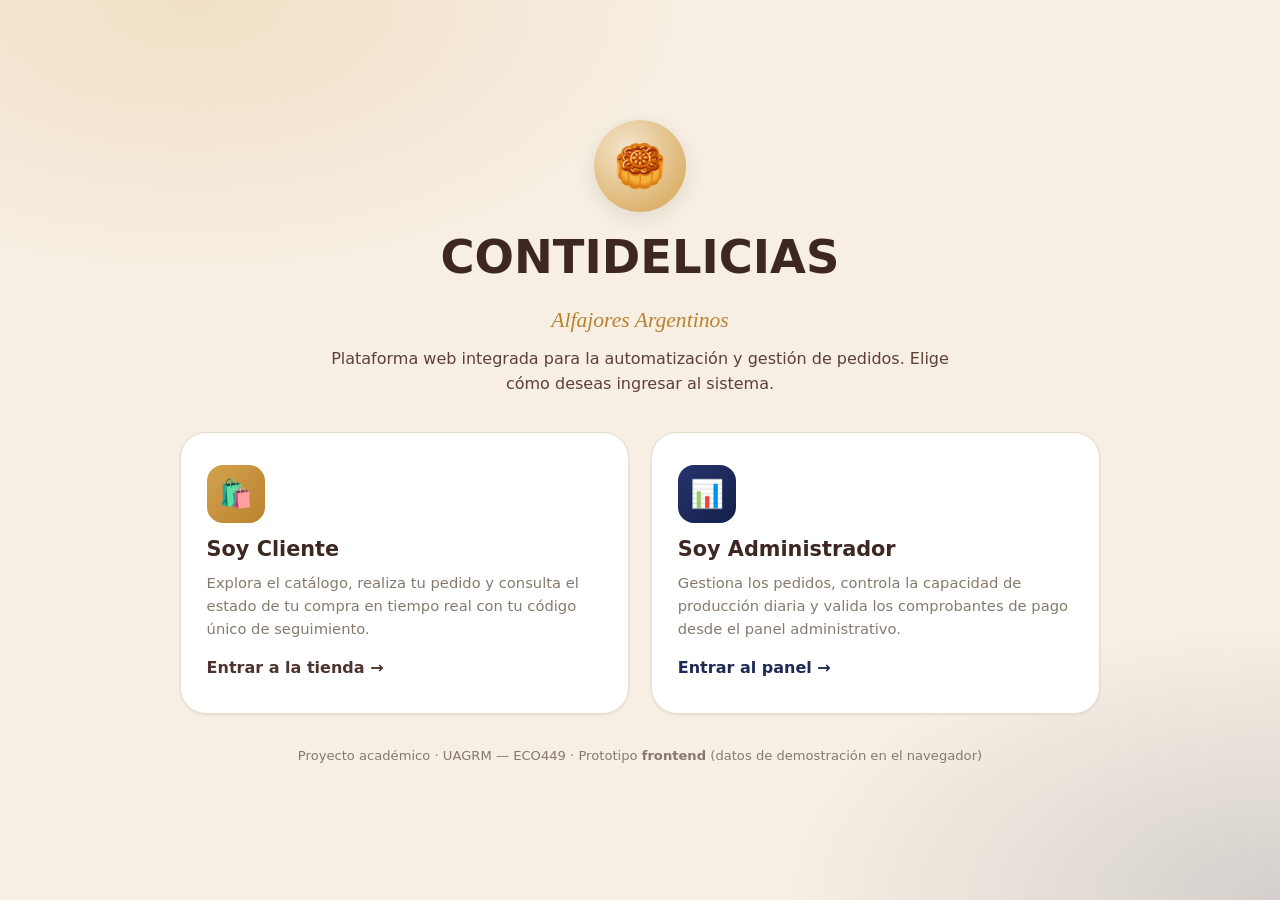
<file: index.html>
<!DOCTYPE html>
<html lang="es">
<head>
  <meta charset="UTF-8" />
  <meta name="viewport" content="width=device-width, initial-scale=1.0" />
  <title>Contidelicias — Cargando…</title>
  <link rel="icon" href="data:image/svg+xml,%3Csvg xmlns='http://www.w3.org/2000/svg' viewBox='0 0 100 100'%3E%3Ccircle cx='50' cy='50' r='46' fill='%23d4a24e'/%3E%3Crect x='18' y='44' width='64' height='12' rx='6' fill='%237c4a1f'/%3E%3C/svg%3E" />
  <!-- GitHub Pages sirve desde la raíz: redirigimos a la aplicación (carpeta Frontend/) -->
  <meta http-equiv="refresh" content="0; url=./Frontend/index.html" />
  <link rel="canonical" href="./Frontend/index.html" />
  <style>
    html,body{height:100%;margin:0}
    body{display:grid;place-items:center;font-family:system-ui,Segoe UI,Roboto,sans-serif;
      background:#f7efe3;color:#4e342e;text-align:center}
    .logo{width:80px;height:80px;border-radius:50%;margin:0 auto 1rem;font-size:2.4rem;
      display:grid;place-items:center;background:radial-gradient(circle at 35% 30%,#f3e4cb,#d4a24e);
      box-shadow:0 8px 24px rgba(46,27,20,.18)}
    a{color:#b9822f;font-weight:700}
    .spin{width:26px;height:26px;border:3px solid #e6d4b8;border-top-color:#d4a24e;border-radius:50%;
      margin:1rem auto 0;animation:s .8s linear infinite}
    @keyframes s{to{transform:rotate(360deg)}}
  </style>
</head>
<body>
  <div>
    <div class="logo">🥮</div>
    <h1 style="margin:0">CONTIDELICIAS</h1>
    <p>Cargando la plataforma…</p>
    <div class="spin"></div>
    <p style="font-size:.85rem;margin-top:1rem">Si no eres redirigido,
      <a href="./Frontend/index.html">haz clic aquí</a>.</p>
  </div>
</body>
</html>
</file>
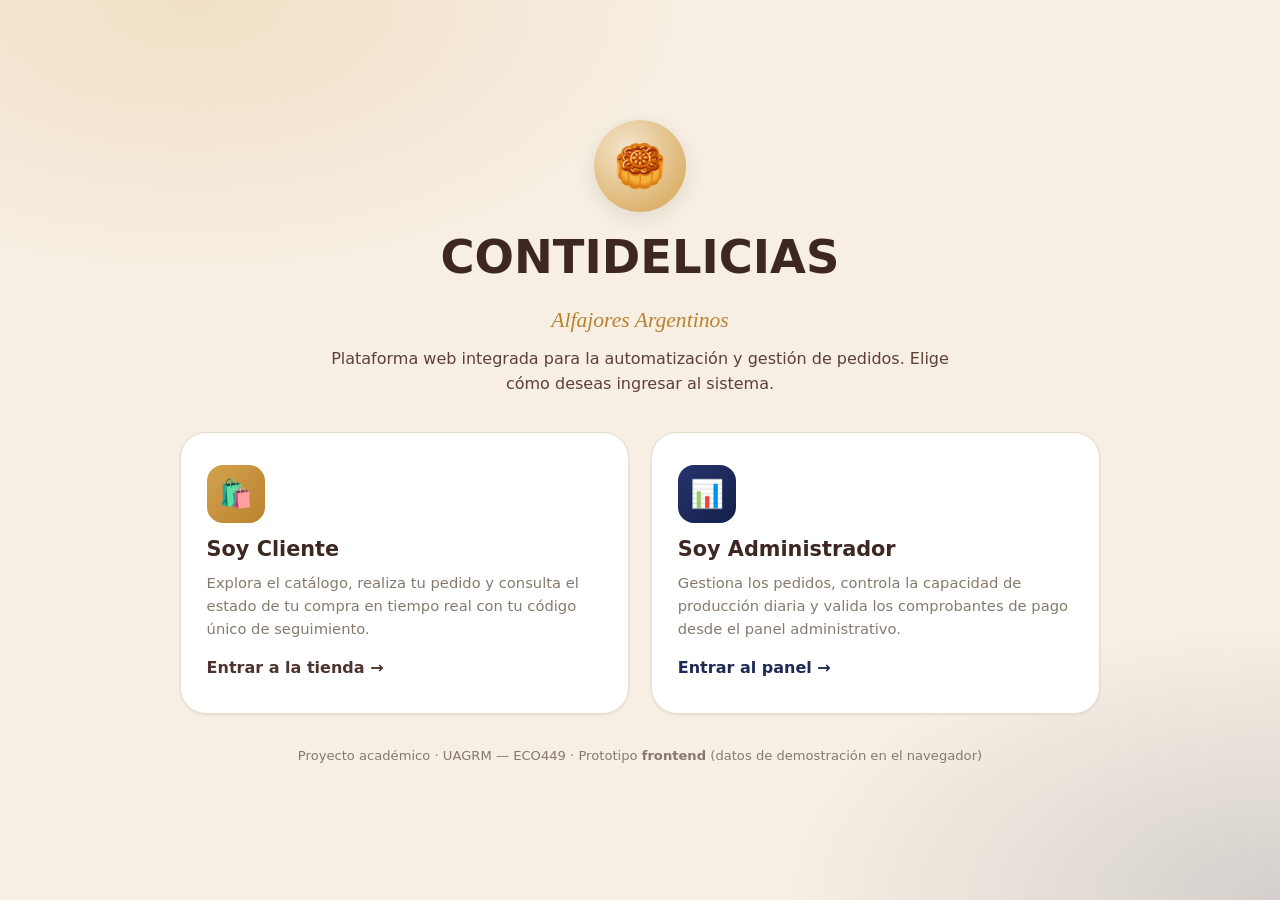
<file: Frontend/index.html>
<!DOCTYPE html>
<html lang="es">
<head>
  <meta charset="UTF-8" />
  <meta name="viewport" content="width=device-width, initial-scale=1.0" />
  <title>Contidelicias — Plataforma Web</title>
  <link rel="icon" href="data:image/svg+xml,%3Csvg xmlns='http://www.w3.org/2000/svg' viewBox='0 0 100 100'%3E%3Ccircle cx='50' cy='50' r='46' fill='%23d4a24e'/%3E%3Crect x='18' y='44' width='64' height='12' rx='6' fill='%237c4a1f'/%3E%3C/svg%3E" />
  <link rel="stylesheet" href="css/styles.css" />
</head>
<body>
  <main class="landing">
    <div class="landing-inner">
      <div class="logo-big">🥮</div>
      <h1>CONTIDELICIAS</h1>
      <div class="script">Alfajores Argentinos</div>
      <p class="sub">
        Plataforma web integrada para la automatización y gestión de pedidos.
        Elige cómo deseas ingresar al sistema.
      </p>

      <div class="role-cards">
        <a class="role-card client" href="cliente.html">
          <div class="rc-ico">🛍️</div>
          <h3>Soy Cliente</h3>
          <p>Explora el catálogo, realiza tu pedido y consulta el estado de tu compra en tiempo real con tu código único de seguimiento.</p>
          <span class="rc-go">Entrar a la tienda →</span>
        </a>

        <a class="role-card admin" href="login.html">
          <div class="rc-ico">📊</div>
          <h3>Soy Administrador</h3>
          <p>Gestiona los pedidos, controla la capacidad de producción diaria y valida los comprobantes de pago desde el panel administrativo.</p>
          <span class="rc-go">Entrar al panel →</span>
        </a>
      </div>

      <p class="landing-foot">
        Proyecto académico · UAGRM — ECO449 · Prototipo <strong>frontend</strong> (datos de demostración en el navegador)
      </p>
    </div>
  </main>
</body>
</html>
</file>
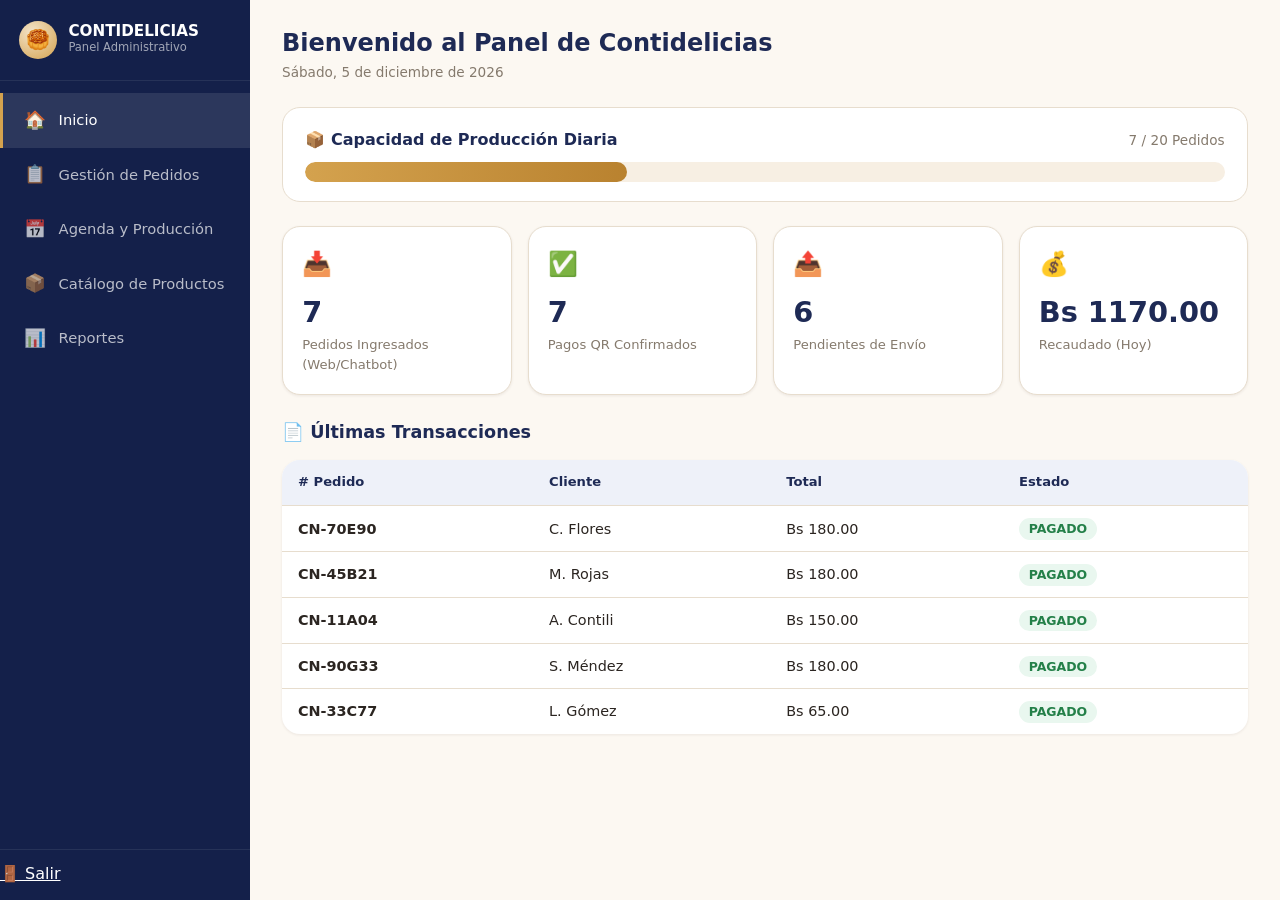
<file: Frontend/admin-dashboard.html>
<!DOCTYPE html>
<html lang="es">
<head>
  <meta charset="UTF-8" />
  <meta name="viewport" content="width=device-width, initial-scale=1.0" />
  <title>Contidelicias — Panel de Administración</title>
  <link rel="icon" href="data:image/svg+xml,%3Csvg xmlns='http://www.w3.org/2000/svg' viewBox='0 0 100 100'%3E%3Ccircle cx='50' cy='50' r='46' fill='%231e2a55'/%3E%3Crect x='18' y='44' width='64' height='12' rx='6' fill='%23cdd7f2'/%3E%3C/svg%3E" />
  <link rel="stylesheet" href="css/styles.css" />
</head>
<body>
  <div class="admin-layout">
    <!-- ==================== SIDEBAR / MENÚ ==================== -->
    <aside class="admin-sidebar">
      <div class="sb-brand">
        <div class="sb-logo">🥮</div>
        <div>
          <div class="sb-name">CONTIDELICIAS</div>
          <div class="sb-tag">Panel Administrativo</div>
        </div>
      </div>
      <nav class="sb-menu">
        <a href="admin-dashboard.html" class="active"><span class="sb-ico">🏠</span> Inicio</a>
        <a href="admin.html"><span class="sb-ico">📋</span> Gestión de Pedidos</a>
        <a href="admin.html#tab-agenda"><span class="sb-ico">📅</span> Agenda y Producción</a>
        <a href="cliente.html#catalogo"><span class="sb-ico">📦</span> Catálogo de Productos</a>
        <a href="#"><span class="sb-ico">📊</span> Reportes</a>
      </nav>
      <div class="sb-foot">
        <a href="login.html"><span class="sb-ico">🚪</span> Salir</a>
      </div>
    </aside>

    <!-- ==================== CONTENIDO PRINCIPAL ==================== -->
    <main class="admin-main">
      <h1>Bienvenido al Panel de Contidelicias</h1>
      <div class="date-badge" id="dateDisplay"></div>

      <!-- Capacidad de Producción -->
      <div class="capacity-wide" id="capacitySection">
        <div class="cap-header">
          <strong>📦 Capacidad de Producción Diaria</strong>
          <span id="capLabel">0 / 0 Pedidos</span>
        </div>
        <div class="cap-track">
          <div class="cap-fill" id="capFill" style="width:0%"></div>
        </div>
      </div>

      <!-- Métricas de Hoy -->
      <div class="metrics-row" id="metricsRow">
        <div class="metric-card">
          <div class="mc-ico">📥</div>
          <div class="mc-val" id="metPedidos">0</div>
          <div class="mc-lbl">Pedidos Ingresados (Web/Chatbot)</div>
        </div>
        <div class="metric-card">
          <div class="mc-ico">✅</div>
          <div class="mc-val" id="metPagos">0</div>
          <div class="mc-lbl">Pagos QR Confirmados</div>
        </div>
        <div class="metric-card">
          <div class="mc-ico">📤</div>
          <div class="mc-val" id="metPendientes">0</div>
          <div class="mc-lbl">Pendientes de Envío</div>
        </div>
        <div class="metric-card">
          <div class="mc-ico">💰</div>
          <div class="mc-val" id="metRecaudado">Bs 0</div>
          <div class="mc-lbl">Recaudado (Hoy)</div>
        </div>
      </div>

      <!-- Últimas Transacciones -->
      <div class="section-title">📄 Últimas Transacciones</div>
      <table class="transactions-table" id="transTable">
        <thead>
          <tr>
            <th># Pedido</th>
            <th>Cliente</th>
            <th>Total</th>
            <th>Estado</th>
          </tr>
        </thead>
        <tbody id="transBody"></tbody>
      </table>
    </main>
  </div>

  <script>
    (function () {
      "use strict";

      /* ---- Fecha actual ---- */
      const ahora = new Date();
      const dias = ["Domingo","Lunes","Martes","Miércoles","Jueves","Viernes","Sábado"];
      const meses = ["enero","febrero","marzo","abril","mayo","junio","julio","agosto","septiembre","octubre","noviembre","diciembre"];
      document.getElementById("dateDisplay").textContent =
        `${dias[ahora.getDay()]}, ${ahora.getDate()} de ${meses[ahora.getMonth()]} de ${ahora.getUTCFullYear()}`;

      /* ---- Capacidad ---- */
      function actualizarDashboard() {
        const pedidos = Store.getPedidos();
        const activos = pedidos.filter(p => p.estadoPago !== "rechazado" && p.estadoPedido !== "entregado");
        const totalActivos = activos.length;
        const capacidadMax = 20; // Mostramos sobre 20 para el dashboard

        document.getElementById("capLabel").textContent = `${totalActivos} / ${capacidadMax} Pedidos`;
        document.getElementById("capFill").style.width = Math.min(100, (totalActivos / capacidadMax) * 100) + "%";

        // Métricas
        document.getElementById("metPedidos").textContent = totalActivos;
        document.getElementById("metPagos").textContent = pedidos.filter(p => p.estadoPago === "aprobado").length;
        document.getElementById("metPendientes").textContent = activos.filter(p => p.estadoPedido !== "listo" && p.estadoPedido !== "entregado").length;
        const recaudado = pedidos.reduce((a, p) => a + (p.montoPagado || 0), 0);
        document.getElementById("metRecaudado").textContent = "Bs " + recaudado.toFixed(2);

        // Últimas transacciones (mostrar las 5 más recientes)
        const recientes = [...pedidos].reverse().slice(0, 5);
        document.getElementById("transBody").innerHTML = recientes.map(p => `
          <tr>
            <td><strong>${p.code}</strong></td>
            <td>${p.cliente}</td>
            <td>Bs ${(p.montoPagado || p.total).toFixed(2)}</td>
            <td><span class="badge-paid">${p.estadoPago === "aprobado" ? "PAGADO" : p.estadoPago === "pendiente" ? "PENDIENTE" : "RECHAZADO"}</span></td>
          </tr>`).join("");
      }

      // Esperar a que Store esté disponible
      if (window.Store) {
        actualizarDashboard();
      } else {
        document.addEventListener("DOMContentLoaded", () => {
          if (window.Store) actualizarDashboard();
          else setTimeout(actualizarDashboard, 500);
        });
      }
    })();
  </script>
  <script src="js/data.js"></script>
  <script src="js/ui.js"></script>
</body>
</html>
</file>
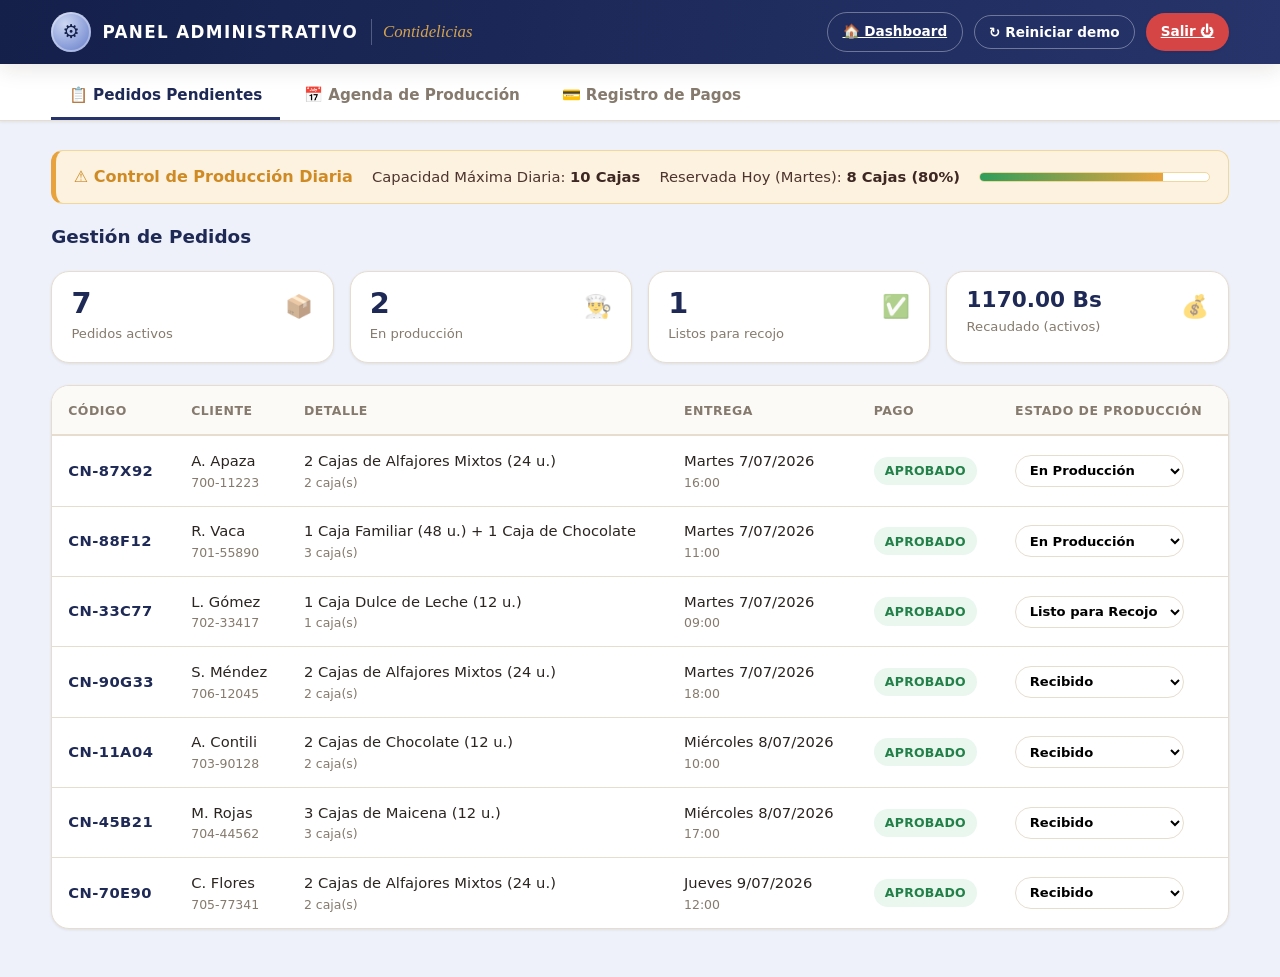
<file: Frontend/admin.html>
<!DOCTYPE html>
<html lang="es">
<head>
  <meta charset="UTF-8" />
  <meta name="viewport" content="width=device-width, initial-scale=1.0" />
  <title>Contidelicias — Panel Administrativo</title>
  <link rel="icon" href="data:image/svg+xml,%3Csvg xmlns='http://www.w3.org/2000/svg' viewBox='0 0 100 100'%3E%3Ccircle cx='50' cy='50' r='46' fill='%231e2a55'/%3E%3Crect x='18' y='44' width='64' height='12' rx='6' fill='%23cdd7f2'/%3E%3C/svg%3E" />
  <link rel="stylesheet" href="css/styles.css" />
</head>
<body class="admin-body">

  <!-- ==================== ENCABEZADO ==================== -->
  <header class="site-header admin-header">
    <div class="container bar">
      <a class="brand" href="index.html">
        <span class="brand-logo">⚙️</span>
        <span class="brand-name">PANEL ADMINISTRATIVO</span>
        <span class="brand-tag">Contidelicias</span>
      </a>
      <div style="display:flex;align-items:center;gap:.7rem">
        <a class="btn btn-ghost btn-sm" href="admin-dashboard.html" style="color:#fff;border-color:rgba(255,255,255,.35)">🏠 Dashboard</a>
        <button class="btn btn-ghost btn-sm" id="resetBtn" style="color:#fff;border-color:rgba(255,255,255,.35)">↻ Reiniciar demo</button>
        <a class="btn btn-red btn-sm" href="login.html">Salir ⏻</a>
      </div>
    </div>
  </header>

  <!-- ==================== PESTAÑAS ==================== -->
  <nav class="tabs">
    <div class="container">
      <button class="tab active" data-tab="pedidos">📋 Pedidos Pendientes</button>
      <button class="tab" data-tab="agenda">📅 Agenda de Producción</button>
      <button class="tab" data-tab="pagos">💳 Registro de Pagos</button>
    </div>
  </nav>

  <main class="container admin-section">
    <!-- Barra de capacidad (común) -->
    <div class="capacity-bar" id="capacityBar"></div>

    <!-- Contenido por pestaña -->
    <section id="tab-pedidos"></section>
    <section id="tab-agenda" class="hidden"></section>
    <section id="tab-pagos" class="hidden"></section>
  </main>

  <script src="js/data.js"></script>
  <script src="js/ui.js"></script>
  <script src="js/admin.js"></script>
</body>
</html>
</file>
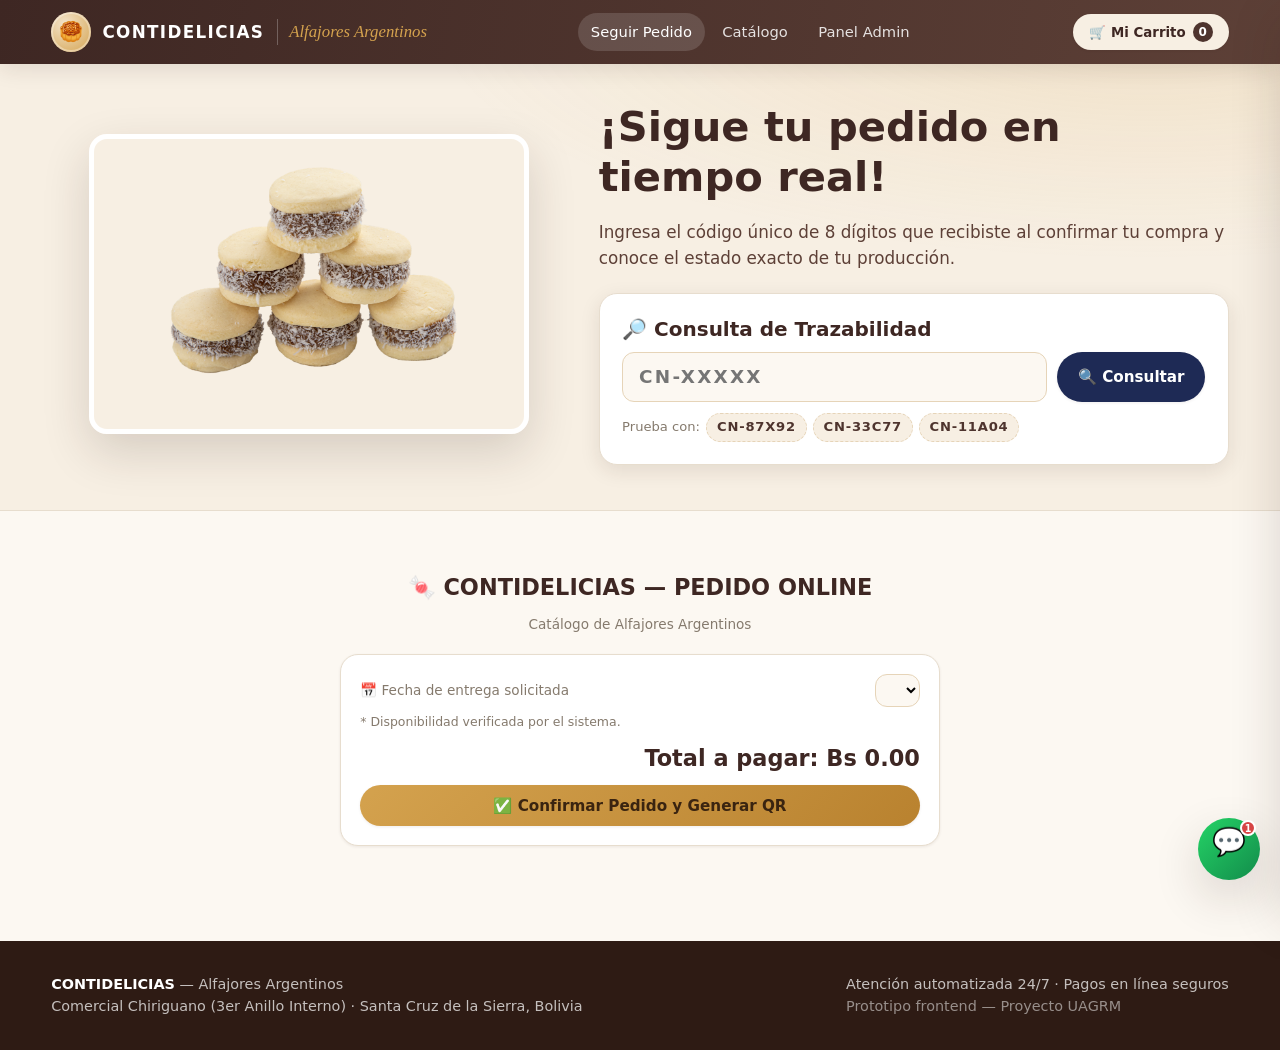
<file: Frontend/cliente.html>
<!DOCTYPE html>
<html lang="es">
<head>
  <meta charset="UTF-8" />
  <meta name="viewport" content="width=device-width, initial-scale=1.0" />
  <title>Contidelicias — Tienda y Seguimiento de Pedidos</title>
  <link rel="icon" href="data:image/svg+xml,%3Csvg xmlns='http://www.w3.org/2000/svg' viewBox='0 0 100 100'%3E%3Ccircle cx='50' cy='50' r='46' fill='%23d4a24e'/%3E%3Crect x='18' y='44' width='64' height='12' rx='6' fill='%237c4a1f'/%3E%3C/svg%3E" />
  <link rel="stylesheet" href="css/styles.css" />
</head>
<body>

  <!-- ==================== ENCABEZADO ==================== -->
  <header class="site-header">
    <div class="container bar">
      <a class="brand" href="index.html">
        <span class="brand-logo">🥮</span>
        <span class="brand-name">CONTIDELICIAS</span>
        <span class="brand-tag">Alfajores Argentinos</span>
      </a>
      <nav class="nav">
        <a href="#seguimiento" class="active">Seguir Pedido</a>
        <a href="#catalogo">Catálogo</a>
        <a href="admin.html">Panel Admin</a>
      </nav>
      <button class="cart-btn" id="cartBtn">
        🛒 Mi Carrito <span class="cart-count" id="cartCount">0</span>
      </button>
    </div>
  </header>

  <!-- ==================== HERO + TRAZABILIDAD (Interfaz A) ==================== -->
  <section class="hero" id="seguimiento">
    <div class="container hero-grid">
      <div class="hero-media">
        <!-- Para usar tu propia foto: coloca la imagen en Frontend/assets/hero.jpg
             Si no existe, se muestra automáticamente la ilustración de reserva. -->
        <img class="hero-photo" src="assets/hero.jpg" alt="Alfajores artesanales de Contidelicias"
             onerror="this.remove();var f=document.getElementById('heroFallback');if(f)f.style.display='grid';" />
        <div class="alfajor-stack" id="heroFallback" aria-hidden="true" style="display:none">
          <div class="plate"></div>
          <div class="alfajor a1"><span class="coconut"></span></div>
          <div class="alfajor a2"><span class="coconut"></span></div>
          <div class="alfajor choco"></div>
        </div>
      </div>

      <div class="hero-copy">
        <h1>¡Sigue tu pedido en tiempo real!</h1>
        <p class="lead">Ingresa el código único de 8 dígitos que recibiste al confirmar tu compra y conoce el estado exacto de tu producción.</p>

        <div class="track-box">
          <h2>🔎 Consulta de Trazabilidad</h2>
          <form class="track-form" id="trackForm">
            <input class="code-input" id="trackInput" placeholder="CN-XXXXX" maxlength="10" autocomplete="off" />
            <button class="btn btn-navy" type="submit">🔍 Consultar</button>
          </form>
          <div class="chips">
            Prueba con:
            <span class="chip-code" data-code="CN-87X92">CN-87X92</span>
            <span class="chip-code" data-code="CN-33C77">CN-33C77</span>
            <span class="chip-code" data-code="CN-11A04">CN-11A04</span>
          </div>
        </div>

        <!-- Resultado (se llena por JS) -->
        <div id="trackResult"></div>
      </div>
    </div>
  </section>

  <!-- ==================== CATÁLOGO / PEDIDO ONLINE ==================== -->
  <section class="section" id="catalogo">
    <div class="container order-online">
      <h1>🍬 CONTIDELICIAS — PEDIDO ONLINE</h1>
      <p class="sub">Catálogo de Alfajores Argentinos</p>

      <div id="productList"></div>

      <div class="order-summary">
        <div class="os-row">
          <label for="fechaEntregaSelect">📅 Fecha de entrega solicitada</label>
          <select id="fechaEntregaSelect"></select>
        </div>
        <p style="font-size:.78rem;color:var(--muted);margin:-.3rem 0 .6rem">* Disponibilidad verificada por el sistema.</p>
        <div class="os-total" id="orderTotal">Total a pagar: Bs 0.00</div>
        <button class="btn btn-gold btn-block" id="btnGenerarQR">✅ Confirmar Pedido y Generar QR</button>
      </div>
    </div>
  </section>

  <!-- ==================== PIE ==================== -->
  <footer class="site-footer">
    <div class="container fbar">
      <div>
        <strong style="color:#fff">CONTIDELICIAS</strong> — Alfajores Argentinos<br />
        Comercial Chiriguano (3er Anillo Interno) · Santa Cruz de la Sierra, Bolivia
      </div>
      <div>
        Atención automatizada 24/7 · Pagos en línea seguros<br />
        <span style="opacity:.7">Prototipo frontend — Proyecto UAGRM</span>
      </div>
    </div>
  </footer>

  <!-- ==================== CARRITO / CHECKOUT (Drawer) ==================== -->
  <div class="overlay" id="overlay"></div>
  <aside class="drawer" id="drawer">
    <div class="drawer-head">
      <h3 id="drawerTitle">🛒 Mi Carrito</h3>
      <button class="x-btn" id="closeDrawer">×</button>
    </div>
    <div class="drawer-body" id="drawerBody"></div>
    <div class="drawer-foot" id="drawerFoot"></div>
  </aside>

  <script src="js/data.js"></script>
  <script src="js/ui.js"></script>
  <script src="js/cliente.js"></script>
  <script src="js/chatbot.js"></script>
</body>
</html>
</file>
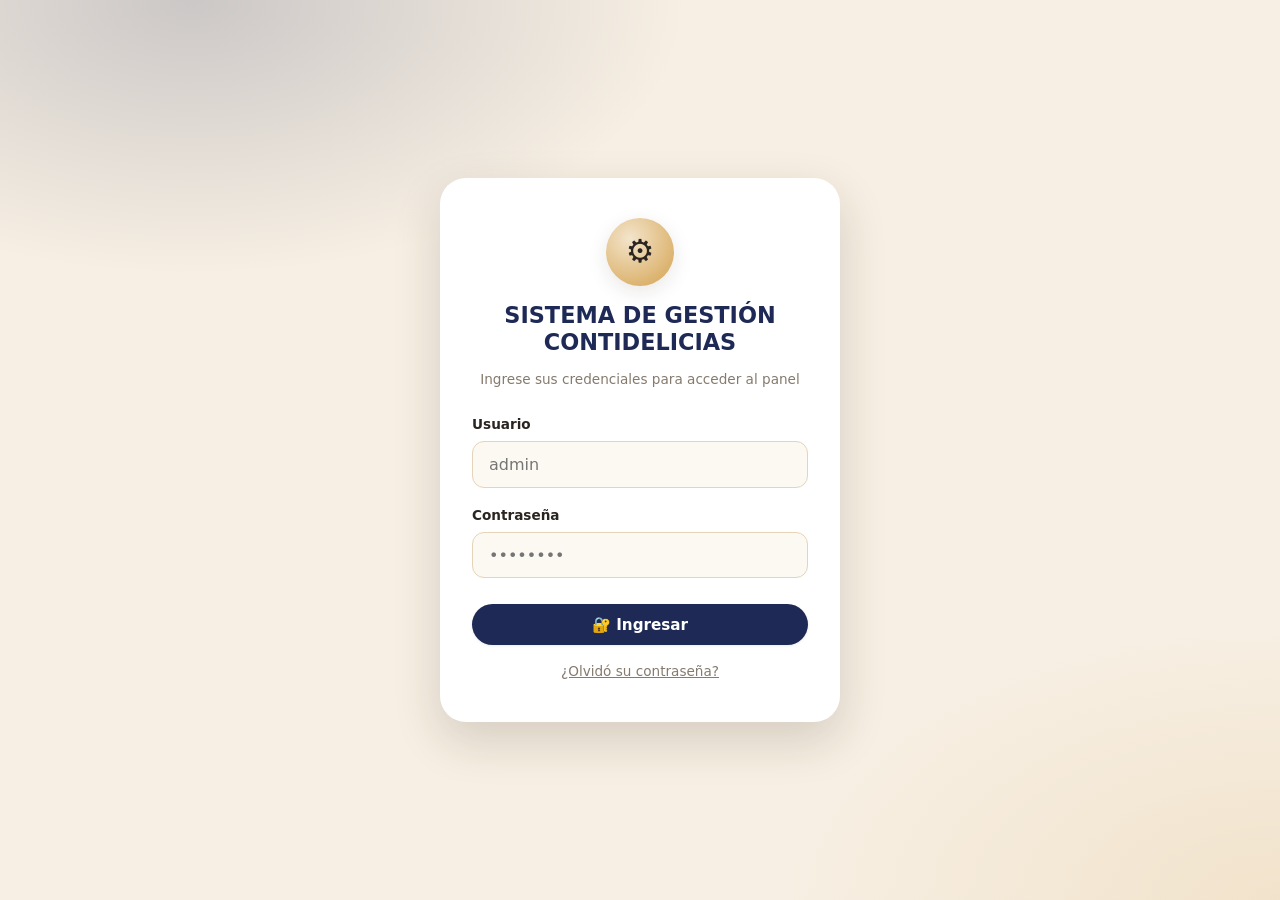
<file: Frontend/login.html>
<!DOCTYPE html>
<html lang="es">
<head>
  <meta charset="UTF-8" />
  <meta name="viewport" content="width=device-width, initial-scale=1.0" />
  <title>Contidelicias — Inicio de Sesión</title>
  <link rel="icon" href="data:image/svg+xml,%3Csvg xmlns='http://www.w3.org/2000/svg' viewBox='0 0 100 100'%3E%3Ccircle cx='50' cy='50' r='46' fill='%231e2a55'/%3E%3Crect x='18' y='44' width='64' height='12' rx='6' fill='%23cdd7f2'/%3E%3C/svg%3E" />
  <link rel="stylesheet" href="css/styles.css" />
</head>
<body class="login-page">
  <div class="login-card">
    <div class="logo-big">⚙️</div>
    <h1>SISTEMA DE GESTIÓN<br />CONTIDELICIAS</h1>
    <p class="sub">Ingrese sus credenciales para acceder al panel</p>

    <p class="login-error" id="loginError">Usuario o contraseña incorrectos</p>

    <div class="field">
      <label for="userInput">Usuario</label>
      <input type="text" id="userInput" placeholder="admin" autocomplete="username" />
    </div>
    <div class="field">
      <label for="passInput">Contraseña</label>
      <input type="password" id="passInput" placeholder="••••••••" autocomplete="current-password" />
    </div>

    <button class="btn btn-navy btn-block" id="loginBtn">🔐 Ingresar</button>

    <a class="forgot" href="#">¿Olvidó su contraseña?</a>
  </div>

  <script>
    (function () {
      const userInput = document.getElementById("userInput");
      const passInput = document.getElementById("passInput");
      const loginBtn = document.getElementById("loginBtn");
      const errorEl = document.getElementById("loginError");

      function doLogin() {
        const user = userInput.value.trim();
        const pass = passInput.value.trim();
        // Credenciales de demo
        if (user === "admin" && pass === "admin") {
          errorEl.style.display = "none";
          window.location.href = "admin-dashboard.html";
        } else {
          errorEl.style.display = "block";
        }
      }

      loginBtn.addEventListener("click", doLogin);
      passInput.addEventListener("keydown", (e) => { if (e.key === "Enter") doLogin(); });
      userInput.addEventListener("keydown", (e) => { if (e.key === "Enter") passInput.focus(); });
    })();
  </script>
</body>
</html>
</file>
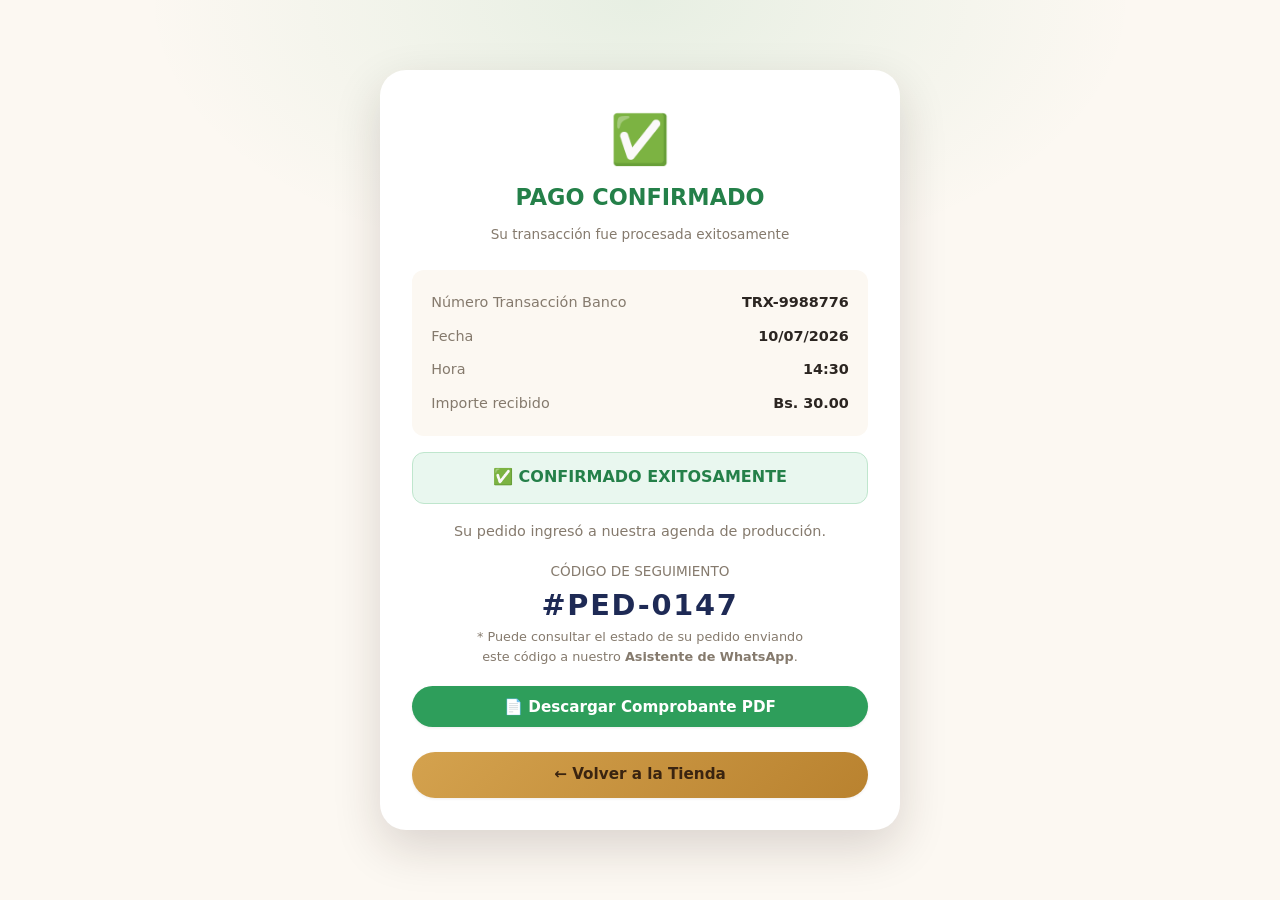
<file: Frontend/pago-confirmado.html>
<!DOCTYPE html>
<html lang="es">
<head>
  <meta charset="UTF-8" />
  <meta name="viewport" content="width=device-width, initial-scale=1.0" />
  <title>Contidelicias — Pago Confirmado</title>
  <link rel="icon" href="data:image/svg+xml,%3Csvg xmlns='http://www.w3.org/2000/svg' viewBox='0 0 100 100'%3E%3Ccircle cx='50' cy='50' r='46' fill='%232e9e5b'/%3E%3Crect x='18' y='44' width='64' height='12' rx='6' fill='%23bfe6cd'/%3E%3C/svg%3E" />
  <link rel="stylesheet" href="css/styles.css" />
</head>
<body class="confirm-page">
  <div class="confirm-card">
    <div class="cf-header">
      <div class="cf-icon">✅</div>
      <h1>PAGO CONFIRMADO</h1>
      <p class="cf-sub">Su transacción fue procesada exitosamente</p>
    </div>

    <div class="cf-details">
      <div class="cf-row">
        <span class="cf-lbl">Número Transacción Banco</span>
        <span class="cf-val" id="cfTransaccion">TRX-9988776</span>
      </div>
      <div class="cf-row">
        <span class="cf-lbl">Fecha</span>
        <span class="cf-val" id="cfFecha">10/07/2026</span>
      </div>
      <div class="cf-row">
        <span class="cf-lbl">Hora</span>
        <span class="cf-val" id="cfHora">14:30</span>
      </div>
      <div class="cf-row">
        <span class="cf-lbl">Importe recibido</span>
        <span class="cf-val" id="cfImporte">Bs. 30.00</span>
      </div>
    </div>

    <div class="cf-status">
      <span class="cf-status-text">✅ CONFIRMADO EXITOSAMENTE</span>
    </div>

    <p style="text-align:center;color:var(--muted);font-size:.9rem;margin-bottom:.5rem">
      Su pedido ingresó a nuestra agenda de producción.
    </p>

    <div class="cf-tracking">
      <div class="cf-track-label">CÓDIGO DE SEGUIMIENTO</div>
      <div class="cf-track-code" id="cfTrackingCode">#PED-0147</div>
      <div class="cf-track-hint">
        * Puede consultar el estado de su pedido enviando<br />
        este código a nuestro <strong>Asistente de WhatsApp</strong>.
      </div>
    </div>

    <button class="btn btn-green btn-block" id="downloadPdfBtn">📄 Descargar Comprobante PDF</button>
    <br /><br />
    <a href="cliente.html" class="btn btn-gold btn-block" style="text-decoration:none">← Volver a la Tienda</a>
  </div>

  <script>
    (function () {
      "use strict";

      // Cargar datos de confirmación desde sessionStorage
      const data = JSON.parse(sessionStorage.getItem("conti_pago_confirmado") || "{}");

      document.getElementById("cfTransaccion").textContent = data.transaccion || "TRX-9988776";
      document.getElementById("cfFecha").textContent = data.fecha || "10/07/2026";
      document.getElementById("cfHora").textContent = data.hora || "14:30";
      document.getElementById("cfImporte").textContent = "Bs. " + (data.total || 30).toFixed(2);
      document.getElementById("cfTrackingCode").textContent = data.code || "#PED-0147";

      // Simular descarga de PDF
      document.getElementById("downloadPdfBtn").addEventListener("click", function () {
        const code = data.code || "#PED-0147";
        const trans = data.transaccion || "TRX-9988776";
        const total = (data.total || 30).toFixed(2);

        // Crear un Blob con el contenido del comprobante
        const content = `
  ╔══════════════════════════════════════╗
  ║    CONTIDELICIAS — COMPROBANTE      ║
  ║    Alfajores Argentinos              ║
  ╚══════════════════════════════════════╝

  Número Transacción: ${trans}
  Fecha: ${data.fecha || "10/07/2026"}
  Hora: ${data.hora || "14:30"}
  Importe recibido: Bs. ${total}

  Estado del Pago: CONFIRMADO EXITOSAMENTE

  Su pedido ingresó a nuestra agenda de producción.

  CÓDIGO DE SEGUIMIENTO: ${code}

  * Puede consultar el estado de su pedido enviando
    este código a nuestro Asistente de WhatsApp.

  — Contidelicias · Comercial Chiriguano
    Santa Cruz de la Sierra, Bolivia
        `;

        const blob = new Blob([content], { type: "text/plain;charset=utf-8" });
        const url = URL.createObjectURL(blob);
        const a = document.createElement("a");
        a.href = url;
        a.download = `Comprobante_${code.replace("#","")}.txt`;
        a.click();
        URL.revokeObjectURL(url);
      });

    })();
  </script>
</body>
</html>
</file>
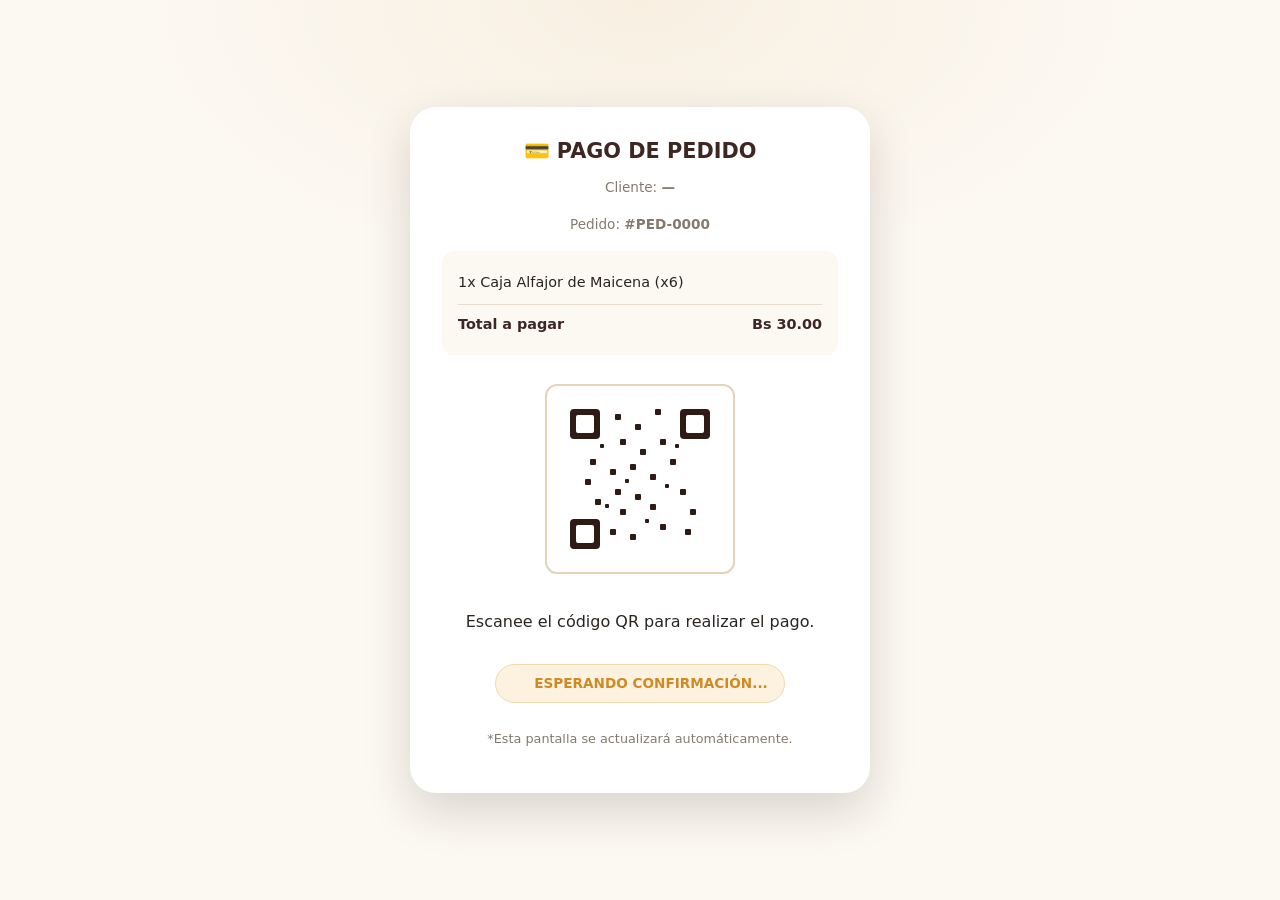
<file: Frontend/pago-qr.html>
<!DOCTYPE html>
<html lang="es">
<head>
  <meta charset="UTF-8" />
  <meta name="viewport" content="width=device-width, initial-scale=1.0" />
  <title>Contidelicias — Pago con QR</title>
  <link rel="icon" href="data:image/svg+xml,%3Csvg xmlns='http://www.w3.org/2000/svg' viewBox='0 0 100 100'%3E%3Ccircle cx='50' cy='50' r='46' fill='%23d4a24e'/%3E%3Crect x='18' y='44' width='64' height='12' rx='6' fill='%237c4a1f'/%3E%3C/svg%3E" />
  <link rel="stylesheet" href="css/styles.css" />
</head>
<body class="qr-pago-page">
  <div class="qr-pago-card">
    <h1>💳 PAGO DE PEDIDO</h1>
    <p class="qp-ref" id="qpCliente">Cliente: <strong id="clienteNombre">—</strong></p>
    <p class="qp-ref">Pedido: <strong id="pedidoCode">#PED-0000</strong></p>

    <div class="qp-detail" id="qpDetail">
      <!-- Se llena por JS -->
    </div>

    <!-- QR Code generado con SVG -->
    <div class="qr-box">
      <svg id="qrSvg" viewBox="0 0 160 160" xmlns="http://www.w3.org/2000/svg">
        <rect width="160" height="160" fill="#fff" rx="8"/>
        <!-- Patrón decorativo tipo QR -->
        <g fill="#2e1b14">
          <rect x="10" y="10" width="30" height="30" rx="4" fill="#2e1b14"/>
          <rect x="16" y="16" width="18" height="18" rx="2" fill="#fff"/>
          <rect x="120" y="10" width="30" height="30" rx="4" fill="#2e1b14"/>
          <rect x="126" y="16" width="18" height="18" rx="2" fill="#fff"/>
          <rect x="10" y="120" width="30" height="30" rx="4" fill="#2e1b14"/>
          <rect x="16" y="126" width="18" height="18" rx="2" fill="#fff"/>
          <!-- Puntos aleatorios decorativos -->
          <rect x="55" y="15" width="6" height="6" rx="1" fill="#2e1b14"/>
          <rect x="75" y="25" width="6" height="6" rx="1" fill="#2e1b14"/>
          <rect x="95" y="10" width="6" height="6" rx="1" fill="#2e1b14"/>
          <rect x="60" y="40" width="6" height="6" rx="1" fill="#2e1b14"/>
          <rect x="80" y="50" width="6" height="6" rx="1" fill="#2e1b14"/>
          <rect x="100" y="40" width="6" height="6" rx="1" fill="#2e1b14"/>
          <rect x="50" y="70" width="6" height="6" rx="1" fill="#2e1b14"/>
          <rect x="70" y="65" width="6" height="6" rx="1" fill="#2e1b14"/>
          <rect x="90" y="75" width="6" height="6" rx="1" fill="#2e1b14"/>
          <rect x="110" y="60" width="6" height="6" rx="1" fill="#2e1b14"/>
          <rect x="55" y="90" width="6" height="6" rx="1" fill="#2e1b14"/>
          <rect x="75" y="95" width="6" height="6" rx="1" fill="#2e1b14"/>
          <rect x="60" y="110" width="6" height="6" rx="1" fill="#2e1b14"/>
          <rect x="90" y="105" width="6" height="6" rx="1" fill="#2e1b14"/>
          <rect x="50" y="130" width="6" height="6" rx="1" fill="#2e1b14"/>
          <rect x="70" y="135" width="6" height="6" rx="1" fill="#2e1b14"/>
          <rect x="100" y="125" width="6" height="6" rx="1" fill="#2e1b14"/>
          <rect x="120" y="90" width="6" height="6" rx="1" fill="#2e1b14"/>
          <rect x="130" y="110" width="6" height="6" rx="1" fill="#2e1b14"/>
          <rect x="125" y="130" width="6" height="6" rx="1" fill="#2e1b14"/>
          <rect x="30" y="60" width="6" height="6" rx="1" fill="#2e1b14"/>
          <rect x="25" y="80" width="6" height="6" rx="1" fill="#2e1b14"/>
          <rect x="35" y="100" width="6" height="6" rx="1" fill="#2e1b14"/>
          <rect x="40" y="45" width="4" height="4" rx="1" fill="#2e1b14"/>
          <rect x="105" y="85" width="4" height="4" rx="1" fill="#2e1b14"/>
          <rect x="85" y="120" width="4" height="4" rx="1" fill="#2e1b14"/>
          <rect x="115" y="45" width="4" height="4" rx="1" fill="#2e1b14"/>
          <rect x="45" y="105" width="4" height="4" rx="1" fill="#2e1b14"/>
          <rect x="65" y="80" width="4" height="4" rx="1" fill="#2e1b14"/>
        </g>
      </svg>
    </div>

    <p>Escanee el código QR para realizar el pago.</p>

    <div class="qp-status">
      <span class="spinner"></span>
      <span>ESPERANDO CONFIRMACIÓN...</span>
    </div>

    <p class="qp-hint">*Esta pantalla se actualizará automáticamente.</p>
  </div>

  <script>
    (function () {
      "use strict";

      // Cargar datos del pedido desde sessionStorage
      const pedidoData = JSON.parse(sessionStorage.getItem("conti_pedido_qr") || "{}");

      document.getElementById("clienteNombre").textContent = pedidoData.cliente || "—";
      document.getElementById("pedidoCode").textContent = pedidoData.code || "#PED-0000";

      const detail = document.getElementById("qpDetail");
      if (pedidoData.items && pedidoData.items.length) {
        detail.innerHTML = pedidoData.items.map(it =>
          `<div class="qp-line"><span>${it.cantidad}x ${it.nombre}</span><span>Bs ${(it.precio * it.cantidad).toFixed(2)}</span></div>`
        ).join("") +
        `<div class="qp-line total"><span>Total a pagar</span><span>Bs ${(pedidoData.total || 0).toFixed(2)}</span></div>`;
      } else {
        detail.innerHTML = `<div class="qp-line">1x Caja Alfajor de Maicena (x6)</div>
          <div class="qp-line total"><span>Total a pagar</span><span>Bs ${(pedidoData.total || 30).toFixed(2)}</span></div>`;
      }

      // Simular confirmación automática después de 5 segundos
      setTimeout(() => {
        // Guardar datos para la página de confirmación
        const confirmData = {
          code: pedidoData.code || "#PED-0147",
          cliente: pedidoData.cliente || "Cliente",
          total: pedidoData.total || 30,
          transaccion: "TRX-" + Math.floor(1000000 + Math.random() * 9000000),
          fecha: new Date().toLocaleDateString("es-BO"),
          hora: new Date().toLocaleTimeString("es-BO", { hour: '2-digit', minute: '2-digit' })
        };
        sessionStorage.setItem("conti_pago_confirmado", JSON.stringify(confirmData));
        window.location.href = "pago-confirmado.html";
      }, 5000);
    })();
  </script>
</body>
</html>
</file>
<file: Frontend/css/styles.css>
/* =====================================================================
   CONTIDELICIAS — Plataforma Web (Frontend)
   Estilos compartidos: identidad de marca, componentes y utilidades.
   ===================================================================== */

/* -------------------- Tokens de diseño -------------------- */
:root {
  /* Marca (cliente) */
  --brown-900: #2e1b14;
  --brown-800: #3e2723;
  --brown-700: #4e342e;
  --brown-600: #5d4037;
  --gold: #d4a24e;
  --gold-dark: #b9822f;
  --caramel: #c68a3e;

  /* Cremas / fondos cálidos */
  --cream-50: #fcf8f2;
  --cream-100: #f7efe3;
  --cream-200: #efe2ce;
  --cream-300: #e6d4b8;

  /* Admin (azul marino) */
  --navy-900: #14204a;
  --navy-800: #1e2a55;
  --navy-700: #26346b;
  --navy-100: #eef1f9;

  /* Estados */
  --green-600: #2e9e5b;
  --green-700: #248049;
  --green-50: #e9f7ef;
  --blue-600: #2f6fd6;
  --blue-50: #e9f1fc;
  --amber-500: #e8a33d;
  --amber-600: #cf8a24;
  --amber-50: #fcf2df;
  --red-600: #d64545;
  --red-700: #b8383a;
  --red-50: #fbeaea;
  --gray-500: #8a8078;
  --gray-100: #eee9e2;

  /* Texto */
  --ink: #2b2521;
  --muted: #857a6d;
  --line: #e7ddce;

  /* Tipografía */
  --font-sans: system-ui, "Segoe UI", Roboto, Helvetica, Arial, sans-serif;
  --font-serif: Georgia, "Times New Roman", serif;

  /* Radios / sombras */
  --r-sm: 8px;
  --r-md: 12px;
  --r-lg: 18px;
  --r-xl: 26px;
  --shadow-sm: 0 1px 3px rgba(46, 27, 20, .08);
  --shadow-md: 0 6px 20px rgba(46, 27, 20, .10);
  --shadow-lg: 0 18px 48px rgba(46, 27, 20, .16);
}

/* -------------------- Reset ligero -------------------- */
* { box-sizing: border-box; }
html { -webkit-text-size-adjust: 100%; }
body {
  margin: 0;
  font-family: var(--font-sans);
  color: var(--ink);
  background: var(--cream-50);
  line-height: 1.55;
  -webkit-font-smoothing: antialiased;
}
img { max-width: 100%; display: block; }
button { font-family: inherit; cursor: pointer; }
a { color: inherit; }
h1, h2, h3, h4 { margin: 0 0 .4em; line-height: 1.2; }
input, select { font-family: inherit; font-size: 1rem; }

.container { width: min(1180px, 92vw); margin-inline: auto; }
.hidden { display: none !important; }
.center { text-align: center; }

/* -------------------- Botones -------------------- */
.btn {
  --bg: var(--brown-700);
  --fg: #fff;
  display: inline-flex; align-items: center; gap: .5rem;
  border: none; border-radius: 999px;
  background: var(--bg); color: var(--fg);
  padding: .72rem 1.3rem; font-size: .95rem; font-weight: 600;
  transition: transform .12s ease, filter .12s ease, box-shadow .12s ease;
  box-shadow: var(--shadow-sm);
  white-space: nowrap;
}
.btn:hover { filter: brightness(1.06); transform: translateY(-1px); }
.btn:active { transform: translateY(0); }
.btn:disabled { opacity: .5; cursor: not-allowed; transform: none; filter: none; }
.btn-gold { --bg: linear-gradient(135deg, var(--gold), var(--gold-dark)); --fg: #3a2410; }
.btn-navy { --bg: var(--navy-800); }
.btn-green { --bg: var(--green-600); }
.btn-red { --bg: var(--red-600); }
.btn-ghost {
  --bg: transparent; --fg: var(--ink);
  border: 1.5px solid var(--line); box-shadow: none;
}
.btn-ghost:hover { background: var(--cream-100); filter: none; }
.btn-block { width: 100%; justify-content: center; }
.btn-sm { padding: .5rem .9rem; font-size: .85rem; }
.btn-lg { padding: .9rem 1.7rem; font-size: 1.05rem; }

/* -------------------- Badges / chips -------------------- */
.badge {
  display: inline-flex; align-items: center; gap: .35rem;
  padding: .28rem .7rem; border-radius: 999px;
  font-size: .78rem; font-weight: 700; letter-spacing: .02em;
  text-transform: uppercase;
}
.badge-green { background: var(--green-50); color: var(--green-700); }
.badge-blue  { background: var(--blue-50);  color: var(--blue-600); }
.badge-amber { background: var(--amber-50); color: var(--amber-600); }
.badge-red   { background: var(--red-50);   color: var(--red-700); }
.badge-gray  { background: var(--gray-100); color: var(--gray-500); }

/* -------------------- Tarjetas -------------------- */
.card {
  background: #fff; border: 1px solid var(--line);
  border-radius: var(--r-lg); box-shadow: var(--shadow-sm);
}

/* -------------------- Toast -------------------- */
.toast-wrap {
  position: fixed; right: 18px; bottom: 18px; z-index: 90;
  display: flex; flex-direction: column; gap: 10px;
}
.toast {
  background: var(--ink); color: #fff; padding: .8rem 1.1rem;
  border-radius: var(--r-md); box-shadow: var(--shadow-lg);
  font-size: .9rem; max-width: 340px;
  display: flex; align-items: center; gap: .6rem;
  animation: toast-in .25s ease;
}
.toast.ok    { background: var(--green-700); }
.toast.warn  { background: var(--amber-600); }
.toast.error { background: var(--red-700); }
@keyframes toast-in { from { opacity: 0; transform: translateY(10px); } }

/* =====================================================================
   ENCABEZADOS
   ===================================================================== */
.site-header {
  position: sticky; top: 0; z-index: 40;
  background: linear-gradient(100deg, var(--brown-800), var(--brown-600));
  color: #fff; box-shadow: var(--shadow-md);
}
.site-header .bar {
  display: flex; align-items: center; gap: 1rem;
  padding: .75rem 0; justify-content: space-between;
}
.brand { display: flex; align-items: center; gap: .7rem; text-decoration: none; color: #fff; }
.brand-logo {
  width: 40px; height: 40px; border-radius: 50%;
  background: radial-gradient(circle at 35% 30%, #f3e4cb, var(--gold));
  display: grid; place-items: center; font-size: 1.2rem;
  box-shadow: inset 0 0 0 2px rgba(255,255,255,.35);
}
.brand-name { font-weight: 800; letter-spacing: .08em; font-size: 1.05rem; }
.brand-tag {
  font-family: var(--font-serif); font-style: italic;
  color: var(--gold); font-size: 1.05rem; padding-left: .7rem;
  border-left: 1px solid rgba(255,255,255,.25); margin-left: .1rem;
}
.nav { display: flex; align-items: center; gap: .3rem; }
.nav a {
  color: rgba(255,255,255,.85); text-decoration: none; font-weight: 500;
  padding: .5rem .8rem; border-radius: 999px; font-size: .92rem;
  transition: background .15s, color .15s;
}
.nav a:hover, .nav a.active { background: rgba(255,255,255,.14); color: #fff; }
.cart-btn {
  background: var(--cream-100); color: var(--brown-800);
  border: none; border-radius: 999px; padding: .5rem 1rem;
  font-weight: 700; display: inline-flex; align-items: center; gap: .45rem;
  box-shadow: var(--shadow-sm);
}
.cart-count {
  background: var(--brown-700); color: #fff; font-size: .75rem;
  min-width: 20px; height: 20px; padding: 0 5px; border-radius: 999px;
  display: inline-grid; place-items: center;
}

/* Encabezado del admin (azul marino) */
.admin-header {
  background: linear-gradient(100deg, var(--navy-900), var(--navy-700));
}
.admin-header .brand-logo {
  background: radial-gradient(circle at 35% 30%, #cdd7f2, #5f78c8);
  color: #14204a;
}

/* =====================================================================
   CLIENTE — Hero / Trazabilidad
   ===================================================================== */
.hero {
  background:
    radial-gradient(1200px 400px at 90% -10%, rgba(212,162,78,.18), transparent 60%),
    var(--cream-100);
  padding: 2.4rem 0 2.8rem;
  border-bottom: 1px solid var(--line);
}
.hero-grid {
  display: grid; grid-template-columns: 0.9fr 1.1fr; gap: 2rem; align-items: center;
}
.hero-copy h1 { font-size: clamp(1.7rem, 3.4vw, 2.6rem); color: var(--brown-800); }
.hero-copy p.lead { color: var(--brown-600); font-size: 1.05rem; margin-top: .2rem; }

/* Foto del hero (imagen subible por el usuario) + ilustración de reserva */
.hero-media { display: grid; place-items: center; }
.hero-photo {
  width: 100%; max-width: 440px; height: 300px; object-fit: cover;
  border-radius: var(--r-lg); border: 5px solid #fff;
  box-shadow: var(--shadow-lg);
}
.alfajor-stack {
  position: relative; height: 260px; width: 100%;
  display: grid; place-items: center;
}
.plate {
  position: absolute; bottom: 22px; width: 300px; height: 60px;
  background: radial-gradient(ellipse at center, #b98a52, #7c5a34 70%, transparent 72%);
  border-radius: 50%; filter: blur(.3px);
  box-shadow: 0 18px 30px rgba(46,27,20,.22);
}
.alfajor {
  position: absolute; width: 130px; height: 92px; border-radius: 999px;
  background: linear-gradient(180deg, #f0dcbb 0%, #e6c99a 45%, #d8b57e 55%, #efdcbb 100%);
  box-shadow: inset 0 -6px 10px rgba(140,96,52,.35), var(--shadow-md);
}
.alfajor::before { /* relleno de dulce de leche */
  content: ""; position: absolute; left: 6%; right: 6%; top: 44%; height: 12px;
  background: linear-gradient(180deg, #a9682f, #7c4a1f);
  border-radius: 999px;
}
.alfajor.a1 { transform: translate(-70px, 20px) rotate(-6deg); }
.alfajor.a2 { transform: translate(60px, 34px) rotate(5deg); }
.alfajor.choco {
  background: linear-gradient(180deg, #5b3a24, #43291a 55%, #5b3a24);
  transform: translate(6px, -34px) rotate(-2deg); z-index: 3;
  box-shadow: inset 0 -6px 12px rgba(0,0,0,.4), var(--shadow-lg);
}
.alfajor.choco::before { background: linear-gradient(180deg,#caa06a,#a9682f); }
.coconut { position: absolute; inset: 0; border-radius: 999px;
  box-shadow: inset 0 0 0 6px rgba(255,255,255,.25); }

/* Caja de consulta de código */
.track-box {
  background: #fff; border: 1px solid var(--line); border-radius: var(--r-lg);
  box-shadow: var(--shadow-md); padding: 1.4rem; margin-top: 1.4rem;
}
.track-box h2 { color: var(--brown-800); font-size: 1.25rem; }
.track-form { display: flex; gap: .6rem; margin-top: .7rem; flex-wrap: wrap; }
.code-input {
  flex: 1 1 220px; min-width: 0;
  padding: .85rem 1rem; border: 1.5px solid var(--cream-300); border-radius: var(--r-md);
  font-size: 1.15rem; letter-spacing: .12em; font-weight: 700; text-transform: uppercase;
  color: var(--brown-800); background: var(--cream-50);
}
.code-input:focus { outline: none; border-color: var(--gold); box-shadow: 0 0 0 3px rgba(212,162,78,.25); }
.chips { display: flex; gap: .4rem; flex-wrap: wrap; margin-top: .7rem; font-size: .82rem; color: var(--muted); align-items: center; }
.chip-code {
  background: var(--cream-100); border: 1px dashed var(--cream-300);
  padding: .2rem .6rem; border-radius: 999px; font-weight: 700; color: var(--brown-700);
  cursor: pointer; letter-spacing: .06em;
}
.chip-code:hover { background: var(--cream-200); }

/* Resultado de trazabilidad */
.result-card { margin-top: 1.2rem; padding: 1.4rem; }
.result-head { display: flex; justify-content: space-between; align-items: flex-start; gap: 1rem; flex-wrap: wrap; }
.result-code { font-size: 1.4rem; font-weight: 800; color: var(--brown-800); letter-spacing: .04em; }
.result-meta { margin-top: 1rem; display: grid; gap: .7rem; }
.meta-row { display: flex; gap: .7rem; align-items: baseline; }
.meta-row .ico { width: 26px; flex: none; text-align: center; font-size: 1.05rem; }
.meta-row .lbl { color: var(--muted); min-width: 150px; font-size: .9rem; }
.meta-row .val { font-weight: 600; }

/* Línea de tiempo (timeline) */
.timeline { display: flex; align-items: flex-start; margin-top: 1.6rem; }
.tl-step { flex: 1; text-align: center; position: relative; }
.tl-dot {
  width: 46px; height: 46px; border-radius: 50%; margin: 0 auto .5rem;
  display: grid; place-items: center; font-size: 1.2rem;
  background: var(--gray-100); color: var(--gray-500);
  border: 3px solid #fff; box-shadow: 0 0 0 2px var(--gray-100);
  position: relative; z-index: 2;
}
.tl-step .tl-label { font-size: .85rem; font-weight: 700; color: var(--muted); }
.tl-step .tl-sub { font-size: .74rem; color: var(--muted); }
.tl-step::before { /* línea conectora */
  content: ""; position: absolute; top: 23px; left: -50%; width: 100%; height: 4px;
  background: var(--gray-100); z-index: 1;
}
.tl-step:first-child::before { display: none; }
.tl-step.done .tl-dot { background: var(--green-600); color: #fff; box-shadow: 0 0 0 2px var(--green-600); }
.tl-step.done::before { background: var(--green-600); }
.tl-step.done .tl-label { color: var(--green-700); }
.tl-step.active .tl-dot { background: var(--amber-500); color: #fff; box-shadow: 0 0 0 2px var(--amber-500); animation: pulse 1.6s infinite; }
.tl-step.active .tl-label { color: var(--amber-600); }
@keyframes pulse { 0%,100% { box-shadow: 0 0 0 2px var(--amber-500); } 50% { box-shadow: 0 0 0 7px rgba(232,163,61,.25); } }

.empty-track {
  margin-top: 1.2rem; padding: 1.4rem; text-align: center; color: var(--muted);
  background: var(--cream-100); border: 1px dashed var(--cream-300); border-radius: var(--r-md);
}

/* =====================================================================
   CLIENTE — Catálogo
   ===================================================================== */
.section { padding: 2.4rem 0; }
.section-head { display: flex; align-items: end; justify-content: space-between; gap: 1rem; margin-bottom: 1.3rem; flex-wrap: wrap; }
.section-head h2 { color: var(--brown-800); font-size: 1.6rem; }
.section-head p { color: var(--muted); margin: 0; }

.product-grid { display: grid; grid-template-columns: repeat(auto-fill, minmax(230px, 1fr)); gap: 1.2rem; }
.product { overflow: hidden; display: flex; flex-direction: column; }
.product .thumb {
  height: 150px; position: relative;
  background: radial-gradient(circle at 50% 40%, var(--cream-100), var(--cream-200));
  display: grid; place-items: center;
}
.alfajor-icon {
  width: 84px; height: 84px; border-radius: 50%;
  background: linear-gradient(180deg, #f0dcbb, #d8b57e);
  box-shadow: inset 0 -6px 10px rgba(140,96,52,.35), var(--shadow-sm);
  position: relative;
}
.alfajor-icon::after { content: ""; position: absolute; left: 12%; right: 12%; top: 45%; height: 10px; background: #a9682f; border-radius: 999px; }
.alfajor-icon.choco { background: linear-gradient(180deg,#5b3a24,#43291a); }
.alfajor-icon.choco::after { background: #caa06a; }
.alfajor-icon.dulce { background: linear-gradient(180deg,#e8c48f,#c99a5c); }
.alfajor-icon.big { width: 100px; height: 100px; }
.product .body { padding: 1rem 1.1rem 1.2rem; display: flex; flex-direction: column; gap: .35rem; flex: 1; }
.product .p-name { font-weight: 700; color: var(--brown-800); }
.product .p-desc { font-size: .85rem; color: var(--muted); flex: 1; }
.product .p-foot { display: flex; align-items: center; justify-content: space-between; margin-top: .5rem; }
.product .p-price { font-weight: 800; color: var(--brown-700); font-size: 1.15rem; }
.product .p-unit { font-size: .78rem; color: var(--muted); font-weight: 500; }

/* =====================================================================
   Drawer / Modal (carrito, checkout)
   ===================================================================== */
.overlay {
  position: fixed; inset: 0; background: rgba(37,24,17,.5);
  z-index: 70; opacity: 0; pointer-events: none; transition: opacity .22s;
}
.overlay.open { opacity: 1; pointer-events: auto; }

.drawer {
  position: fixed; top: 0; right: 0; height: 100%; width: min(420px, 92vw);
  background: var(--cream-50); z-index: 80; box-shadow: var(--shadow-lg);
  transform: translateX(100%); transition: transform .28s ease;
  display: flex; flex-direction: column;
}
.drawer.open { transform: translateX(0); }
.drawer-head { padding: 1.1rem 1.3rem; background: var(--brown-800); color: #fff; display: flex; justify-content: space-between; align-items: center; }
.drawer-head h3 { margin: 0; }
.drawer-body { flex: 1; overflow-y: auto; padding: 1.1rem 1.3rem; }
.drawer-foot { padding: 1.1rem 1.3rem; border-top: 1px solid var(--line); background: #fff; }
.x-btn { background: rgba(255,255,255,.15); border: none; color: #fff; width: 34px; height: 34px; border-radius: 50%; font-size: 1.2rem; line-height: 1; }
.x-btn:hover { background: rgba(255,255,255,.28); }

.cart-item { display: flex; gap: .8rem; padding: .8rem 0; border-bottom: 1px solid var(--line); }
.cart-item .ci-ico { width: 46px; height: 46px; border-radius: 10px; background: var(--cream-200); display: grid; place-items: center; flex: none; font-size: 1.4rem; }
.cart-item .ci-main { flex: 1; }
.cart-item .ci-name { font-weight: 700; font-size: .92rem; color: var(--brown-800); }
.cart-item .ci-price { font-size: .82rem; color: var(--muted); }
.qty { display: inline-flex; align-items: center; border: 1px solid var(--line); border-radius: 999px; overflow: hidden; margin-top: .35rem; }
.qty button { background: #fff; border: none; width: 28px; height: 28px; font-size: 1rem; color: var(--brown-700); }
.qty button:hover { background: var(--cream-100); }
.qty span { min-width: 28px; text-align: center; font-weight: 700; font-size: .9rem; }
.ci-remove { background: none; border: none; color: var(--red-600); font-size: .8rem; align-self: flex-start; }

.cart-summary { display: flex; justify-content: space-between; font-size: 1.05rem; margin-bottom: .9rem; }
.cart-summary strong { color: var(--brown-800); font-size: 1.3rem; }

/* Formularios */
.field { margin-bottom: .9rem; }
.field label { display: block; font-size: .85rem; font-weight: 600; color: var(--brown-700); margin-bottom: .3rem; }
.field input, .field select {
  width: 100%; padding: .7rem .85rem; border: 1.5px solid var(--cream-300);
  border-radius: var(--r-md); background: #fff; color: var(--ink);
}
.field input:focus, .field select:focus { outline: none; border-color: var(--gold); box-shadow: 0 0 0 3px rgba(212,162,78,.2); }
.field-row { display: flex; gap: .7rem; }
.field-row > * { flex: 1; }

/* QR falso para pago */
.qr-box { display: flex; gap: 1rem; align-items: center; background: var(--cream-100); border: 1px solid var(--line); border-radius: var(--r-md); padding: 1rem; }
.qr-code { width: 108px; height: 108px; flex: none; background: #fff; border-radius: 8px; padding: 6px; box-shadow: var(--shadow-sm); }
.qr-code svg { width: 100%; height: 100%; }

/* Pago con tarjeta — pasarela automática simulada */
.pay-secure { display: flex; align-items: center; justify-content: center; gap: .5rem; font-size: .82rem; font-weight: 600; color: var(--green-700); background: var(--green-50); border: 1px solid #bfe6cd; border-radius: 999px; padding: .45rem .8rem; margin-bottom: 1rem; }
.amount-box { text-align: center; background: var(--cream-100); border: 1px solid var(--line); border-radius: var(--r-md); padding: .9rem; margin-bottom: 1.1rem; }
.amount-box span { display: block; font-size: .8rem; color: var(--muted); }
.amount-box strong { display: block; font-size: 1.9rem; color: var(--brown-800); line-height: 1.1; }
.amount-box small { color: var(--muted); }
.card-visual { background: linear-gradient(135deg, #3a2c6e, #5b4bb0 55%, #8566d6); color: #fff; border-radius: 16px; padding: 1.1rem 1.2rem; margin-bottom: 1.1rem; box-shadow: var(--shadow-md); min-height: 150px; display: flex; flex-direction: column; justify-content: space-between; }
.card-visual .cv-top { display: flex; align-items: center; justify-content: space-between; }
.card-visual .cv-chip { width: 38px; height: 28px; border-radius: 6px; background: linear-gradient(135deg, #e9c877, #c99a3e); box-shadow: inset 0 0 0 1px rgba(0,0,0,.15); }
.card-visual .cv-brand { font-weight: 800; letter-spacing: .05em; font-size: 1rem; }
.card-visual .cv-number { font-size: 1.25rem; letter-spacing: .14em; font-family: var(--font-serif); margin: .5rem 0; }
.card-visual .cv-row { display: flex; justify-content: space-between; font-size: .78rem; letter-spacing: .03em; text-transform: uppercase; opacity: .92; }
.pay-hint { font-size: .78rem; color: var(--muted); text-align: center; margin: .2rem 0 0; }
.btn-spin { display: inline-block; width: 15px; height: 15px; border: 2px solid rgba(255,255,255,.5); border-top-color: #fff; border-radius: 50%; animation: spinner .7s linear infinite; vertical-align: -2px; }
@keyframes spinner { to { transform: rotate(360deg); } }
.card-tag { font-weight: 600; color: var(--navy-800); }

.filedrop {
  border: 2px dashed var(--cream-300); border-radius: var(--r-md); padding: 1rem;
  text-align: center; color: var(--muted); background: var(--cream-50); cursor: pointer;
  transition: border-color .15s, background .15s;
}
.filedrop:hover { border-color: var(--gold); background: var(--cream-100); }
.filedrop.has-file { border-color: var(--green-600); background: var(--green-50); color: var(--green-700); }

.success-box { text-align: center; padding: 1rem .5rem; }
.success-ring { width: 84px; height: 84px; border-radius: 50%; background: var(--green-50); color: var(--green-600); display: grid; place-items: center; font-size: 2.4rem; margin: 0 auto 1rem; }
.big-code { font-size: 1.9rem; font-weight: 800; letter-spacing: .08em; color: var(--brown-800); background: var(--cream-100); border: 1px dashed var(--cream-300); border-radius: var(--r-md); padding: .6rem 0; margin: .8rem 0; }

/* =====================================================================
   ADMIN — Panel
   ===================================================================== */
.admin-body { background: var(--navy-100); min-height: 100vh; }
.tabs { display: flex; gap: .4rem; background: #fff; border-bottom: 1px solid var(--line); padding: .5rem 0 0; box-shadow: var(--shadow-sm); }
.tabs .container { display: flex; gap: .4rem; }
.tab {
  background: transparent; border: none; padding: .85rem 1.1rem; font-size: .95rem; font-weight: 600;
  color: var(--muted); border-bottom: 3px solid transparent; display: inline-flex; gap: .5rem; align-items: center;
}
.tab:hover { color: var(--navy-800); }
.tab.active { color: var(--navy-800); border-bottom-color: var(--navy-700); }
.tab .tab-badge { background: var(--red-600); color: #fff; font-size: .72rem; min-width: 19px; height: 19px; padding: 0 5px; border-radius: 999px; display: inline-grid; place-items: center; }

/* Barra de alerta de capacidad */
.capacity-bar {
  display: flex; align-items: center; gap: 1.2rem; flex-wrap: wrap;
  background: var(--amber-50); border: 1px solid #f0d79a; border-left: 5px solid var(--amber-500);
  border-radius: var(--r-md); padding: .85rem 1.1rem; margin: 1.4rem 0;
}
.capacity-bar .cap-title { font-weight: 700; color: var(--amber-600); display: inline-flex; align-items: center; gap: .5rem; }
.capacity-bar .cap-item { font-size: .92rem; color: var(--brown-700); }
.capacity-bar .cap-item b { color: var(--brown-800); }
.cap-meter { flex: 1 1 160px; min-width: 140px; height: 10px; background: #fff; border-radius: 999px; overflow: hidden; border: 1px solid #f0d79a; }
.cap-meter span { display: block; height: 100%; background: linear-gradient(90deg, var(--green-600), var(--amber-500)); }

/* Sección de contenido admin */
.admin-section { padding: .4rem 0 3rem; }
.panel-title { font-size: 1.15rem; color: var(--navy-800); margin: 1.4rem 0 1rem; font-weight: 700; }

/* Tarjeta de comprobante (validación de pagos) */
.pay-card { padding: 1.1rem 1.2rem; margin-bottom: 1rem; }
.pay-main { display: grid; grid-template-columns: 1fr auto auto auto; gap: 1.1rem; align-items: center; }
.pay-info .pay-code { font-weight: 800; color: var(--navy-800); font-size: 1.05rem; }
.pay-info .pay-line { font-size: .9rem; color: var(--ink); }
.pay-info .pay-amount { color: var(--green-700); font-weight: 700; }
.pay-qr { width: 76px; height: 76px; background: #fff; border: 1px solid var(--line); border-radius: 8px; padding: 5px; }
.pay-qr svg { width: 100%; height: 100%; }
.view-proof {
  display: inline-flex; align-items: center; gap: .5rem; text-decoration: none;
  color: var(--blue-600); font-weight: 600; font-size: .88rem; background: var(--blue-50);
  padding: .6rem .9rem; border-radius: var(--r-md); border: 1px solid #cfe0f7;
}
.view-proof:hover { background: #dcebfc; }
.pay-actions { display: flex; gap: .5rem; }
.pay-foot { margin-top: .9rem; padding-top: .8rem; border-top: 1px dashed var(--line); display: flex; gap: 1.4rem; flex-wrap: wrap; font-size: .85rem; color: var(--muted); }
.pay-foot b { color: var(--ink); font-weight: 600; }
.pay-foot .st-pending { color: var(--amber-600); font-weight: 700; }

/* Tabla de pedidos */
.table-wrap { overflow-x: auto; background: #fff; border: 1px solid var(--line); border-radius: var(--r-lg); box-shadow: var(--shadow-sm); }
table.data { width: 100%; border-collapse: collapse; min-width: 760px; }
table.data th { text-align: left; font-size: .78rem; text-transform: uppercase; letter-spacing: .04em; color: var(--muted); padding: .9rem 1rem; border-bottom: 2px solid var(--line); background: #fbfaf7; }
table.data td { padding: .85rem 1rem; border-bottom: 1px solid var(--line); font-size: .92rem; vertical-align: middle; }
table.data tr:last-child td { border-bottom: none; }
table.data tr:hover td { background: #fbfaf7; }
.mono { font-weight: 800; color: var(--navy-800); letter-spacing: .03em; }

/* Agenda de producción */
.agenda-grid { display: grid; grid-template-columns: repeat(auto-fill, minmax(260px, 1fr)); gap: 1.1rem; }
.day-card { padding: 1.1rem 1.2rem; }
.day-card .day-head { display: flex; justify-content: space-between; align-items: baseline; margin-bottom: .3rem; }
.day-card .day-name { font-weight: 800; color: var(--navy-800); text-transform: capitalize; }
.day-card .day-date { font-size: .82rem; color: var(--muted); }
.day-load { font-size: .82rem; color: var(--muted); margin: .5rem 0 .3rem; }
.day-meter { height: 9px; background: var(--gray-100); border-radius: 999px; overflow: hidden; }
.day-meter span { display: block; height: 100%; }
.day-meter.ok span { background: var(--green-600); }
.day-meter.mid span { background: var(--amber-500); }
.day-meter.full span { background: var(--red-600); }
.day-orders { margin-top: .8rem; display: flex; flex-direction: column; gap: .5rem; }
.day-order { display: flex; justify-content: space-between; align-items: center; gap: .5rem; font-size: .86rem; padding: .45rem .6rem; background: var(--cream-50); border: 1px solid var(--line); border-radius: 8px; }

/* Estado vacío */
.empty {
  text-align: center; padding: 3rem 1rem; color: var(--muted);
  background: #fff; border: 1px dashed var(--line); border-radius: var(--r-lg);
}
.empty .em-ico { font-size: 2.6rem; opacity: .5; }

/* Select de estado de producción */
.state-select { padding: .4rem .6rem; border: 1.5px solid var(--line); border-radius: 999px; font-size: .82rem; font-weight: 600; background: #fff; }

/* KPIs admin (encabezado de pedidos) */
.kpi-row { display: grid; grid-template-columns: repeat(auto-fit, minmax(160px,1fr)); gap: 1rem; margin: 1.4rem 0; }
.kpi { padding: 1.1rem 1.2rem; }
.kpi .kpi-val { font-size: 1.8rem; font-weight: 800; color: var(--navy-800); line-height: 1; }
.kpi .kpi-lbl { font-size: .82rem; color: var(--muted); margin-top: .35rem; }
.kpi .kpi-ico { float: right; font-size: 1.4rem; opacity: .6; }

/* =====================================================================
   Landing (index) — selección de rol
   ===================================================================== */
.landing { min-height: 100vh; display: grid; place-items: center; padding: 2rem 1rem;
  background:
    radial-gradient(900px 500px at 15% 0%, rgba(212,162,78,.20), transparent 55%),
    radial-gradient(900px 500px at 100% 100%, rgba(30,42,85,.16), transparent 55%),
    var(--cream-100);
}
.landing-inner { width: min(920px, 95vw); text-align: center; }
.landing .logo-big {
  width: 92px; height: 92px; border-radius: 50%; margin: 0 auto 1.1rem;
  background: radial-gradient(circle at 35% 30%, #f3e4cb, var(--gold));
  display: grid; place-items: center; font-size: 2.6rem; box-shadow: var(--shadow-md);
}
.landing h1 { font-size: clamp(1.9rem, 4vw, 2.9rem); color: var(--brown-800); }
.landing .script { font-family: var(--font-serif); font-style: italic; color: var(--gold-dark); font-size: 1.35rem; }
.landing p.sub { color: var(--brown-600); max-width: 620px; margin: .6rem auto 2.2rem; }
.role-cards { display: grid; grid-template-columns: 1fr 1fr; gap: 1.4rem; }
.role-card {
  background: #fff; border: 1px solid var(--line); border-radius: var(--r-xl);
  padding: 2rem 1.6rem; text-decoration: none; color: inherit; text-align: left;
  box-shadow: var(--shadow-sm); transition: transform .16s, box-shadow .16s;
  display: flex; flex-direction: column; gap: .6rem;
}
.role-card:hover { transform: translateY(-4px); box-shadow: var(--shadow-lg); }
.role-card .rc-ico { width: 58px; height: 58px; border-radius: 16px; display: grid; place-items: center; font-size: 1.7rem; color: #fff; }
.role-card.client .rc-ico { background: linear-gradient(135deg, var(--gold), var(--gold-dark)); }
.role-card.admin .rc-ico { background: linear-gradient(135deg, var(--navy-700), var(--navy-900)); }
.role-card h3 { font-size: 1.3rem; color: var(--brown-800); margin: .3rem 0 0; }
.role-card p { color: var(--muted); margin: 0; font-size: .92rem; flex: 1; }
.role-card .rc-go { font-weight: 700; color: var(--brown-700); display: inline-flex; align-items: center; gap: .4rem; margin-top: .4rem; }
.role-card.admin .rc-go { color: var(--navy-800); }
.landing-foot { margin-top: 2rem; font-size: .82rem; color: var(--muted); }

/* =====================================================================
   LOGIN — Pantalla de inicio de sesión (Administrador)
   ===================================================================== */
.login-page {
  min-height: 100vh; display: grid; place-items: center; padding: 2rem;
  background: radial-gradient(900px 500px at 15% 0%, rgba(30,42,85,.20), transparent 55%),
              radial-gradient(900px 500px at 100% 100%, rgba(212,162,78,.16), transparent 55%),
              var(--cream-100);
}
.login-card {
  background: #fff; border-radius: var(--r-xl); box-shadow: var(--shadow-lg);
  padding: 2.5rem 2rem; width: min(400px, 92vw);
}
.login-card .logo-big {
  width: 68px; height: 68px; border-radius: 50%; margin: 0 auto 1rem;
  background: radial-gradient(circle at 35% 30%, #f3e4cb, var(--gold));
  display: grid; place-items: center; font-size: 2rem; box-shadow: var(--shadow-md);
}
.login-card h1 { font-size: 1.4rem; color: var(--navy-800); text-align: center; margin-bottom: .2rem; }
.login-card .sub { text-align: center; color: var(--muted); font-size: .85rem; margin-bottom: 1.5rem; }
.login-card .field { margin-bottom: 1.1rem; }
.login-card label { display: block; font-size: .85rem; font-weight: 600; color: var(--ink); margin-bottom: .35rem; }
.login-card input {
  width: 100%; padding: .8rem 1rem; border: 1.5px solid var(--cream-300);
  border-radius: var(--r-md); font-size: 1rem; background: var(--cream-50);
}
.login-card input:focus { outline: none; border-color: var(--navy-700); box-shadow: 0 0 0 3px rgba(30,42,85,.15); }
.login-card .btn-block { width: 100%; justify-content: center; margin-top: .5rem; }
.login-card .forgot { display: block; text-align: center; margin-top: 1rem; font-size: .85rem; color: var(--muted); }
.login-card .forgot:hover { color: var(--navy-700); }
.login-error { color: var(--red-600); font-size: .85rem; text-align: center; margin-bottom: .8rem; display: none; }

/* =====================================================================
   ADMIN DASHBOARD — Menú lateral + contenido principal
   ===================================================================== */
.admin-layout { display: flex; min-height: 100vh; }
.admin-sidebar {
  width: 250px; flex: none; background: var(--navy-900); color: #fff;
  display: flex; flex-direction: column; padding: 0;
}
.admin-sidebar .sb-brand {
  padding: 1.3rem 1.2rem; border-bottom: 1px solid rgba(255,255,255,.08);
  display: flex; align-items: center; gap: .7rem;
}
.admin-sidebar .sb-brand .sb-logo {
  width: 38px; height: 38px; border-radius: 50%;
  background: radial-gradient(circle at 35% 30%, #f3e4cb, var(--gold));
  display: grid; place-items: center; font-size: 1.2rem;
}
.admin-sidebar .sb-brand .sb-name { font-weight: 700; font-size: .95rem; line-height: 1.1; }
.admin-sidebar .sb-brand .sb-tag { font-size: .72rem; opacity: .6; }
.admin-sidebar .sb-menu { flex: 1; padding: .8rem 0; }
.admin-sidebar .sb-menu a {
  display: flex; align-items: center; gap: .8rem; padding: .85rem 1.3rem;
  color: rgba(255,255,255,.7); text-decoration: none; font-size: .92rem;
  border-left: 3px solid transparent; transition: all .12s;
}
.admin-sidebar .sb-menu a:hover { background: rgba(255,255,255,.06); color: #fff; }
.admin-sidebar .sb-menu a.active { background: rgba(255,255,255,.1); color: #fff; border-left-color: var(--gold); }
.admin-sidebar .sb-menu a .sb-ico { font-size: 1.1rem; width: 22px; text-align: center; }
.admin-sidebar .sb-foot { border-top: 1px solid rgba(255,255,255,.08); padding: .8rem 0; }

.admin-main {
  flex: 1; background: var(--cream-50); padding: 1.8rem 2rem;
  overflow-y: auto;
}
.admin-main h1 { font-size: 1.5rem; color: var(--navy-800); margin-bottom: .3rem; }
.admin-main .date-badge { color: var(--muted); font-size: .85rem; margin-bottom: 1.5rem; }
.capacity-wide {
  background: #fff; border: 1px solid var(--line); border-radius: var(--r-lg);
  padding: 1.2rem 1.4rem; margin-bottom: 1.5rem;
}
.capacity-wide .cap-header { display: flex; justify-content: space-between; align-items: center; margin-bottom: .6rem; }
.capacity-wide .cap-header strong { color: var(--navy-800); }
.capacity-wide .cap-header span { color: var(--muted); font-size: .85rem; }
.capacity-wide .cap-track {
  height: 20px; background: var(--cream-100); border-radius: 999px; overflow: hidden;
}
.capacity-wide .cap-track .cap-fill {
  height: 100%; background: linear-gradient(90deg, var(--gold), var(--gold-dark));
  border-radius: 999px; transition: width .4s;
}
.metrics-row { display: grid; grid-template-columns: repeat(auto-fit, minmax(180px, 1fr)); gap: 1rem; margin-bottom: 1.5rem; }
.metric-card {
  background: #fff; border: 1px solid var(--line); border-radius: var(--r-lg);
  padding: 1.2rem; box-shadow: var(--shadow-sm);
}
.metric-card .mc-ico { font-size: 1.5rem; margin-bottom: .4rem; }
.metric-card .mc-val { font-size: 1.8rem; font-weight: 800; color: var(--navy-800); }
.metric-card .mc-lbl { font-size: .82rem; color: var(--muted); }
.section-title { font-size: 1.1rem; font-weight: 700; color: var(--navy-800); margin: 1.2rem 0 .8rem; }
.transactions-table { width: 100%; border-collapse: collapse; background: #fff; border-radius: var(--r-lg); overflow: hidden; box-shadow: var(--shadow-sm); }
.transactions-table th { text-align: left; padding: .8rem 1rem; background: var(--navy-100); color: var(--navy-800); font-size: .82rem; font-weight: 700; }
.transactions-table td { padding: .7rem 1rem; border-top: 1px solid var(--line); font-size: .9rem; }
.transactions-table tr:hover td { background: #fbfaf7; }
.badge-paid { background: var(--green-50); color: var(--green-700); padding: .2rem .6rem; border-radius: 999px; font-size: .78rem; font-weight: 600; }

/* =====================================================================
   CATÁLOGO CLIENTE — Nueva vista de pedido online
   ===================================================================== */
.order-online { max-width: 600px; margin: 0 auto; padding: 1.5rem 0; }
.order-online h1 { font-size: 1.4rem; color: var(--brown-800); text-align: center; margin-bottom: .2rem; }
.order-online .sub { text-align: center; color: var(--muted); font-size: .85rem; margin-bottom: 1.2rem; }
.order-item {
  display: flex; align-items: center; gap: .8rem;
  background: #fff; border: 1px solid var(--line); border-radius: var(--r-lg);
  padding: .9rem 1rem; margin-bottom: .6rem; box-shadow: var(--shadow-sm);
}
.order-item .oi-img {
  width: 52px; height: 52px; border-radius: var(--r-sm); flex: none;
  display: grid; place-items: center; font-size: 1.3rem;
  background: linear-gradient(135deg, var(--cream-100), var(--cream-200));
}
.order-item .oi-info { flex: 1; min-width: 0; }
.order-item .oi-name { font-weight: 700; font-size: .92rem; color: var(--brown-800); }
.order-item .oi-price { font-size: .85rem; color: var(--muted); }
.order-item .oi-qty { display: flex; align-items: center; gap: .5rem; flex: none; }
.order-item .oi-qty button {
  width: 28px; height: 28px; border-radius: 50%; border: 1px solid var(--cream-300);
  background: #fff; font-size: 1rem; display: grid; place-items: center; color: var(--brown-700);
}
.order-item .oi-qty button:hover { background: var(--cream-100); }
.order-item .oi-qty span { min-width: 20px; text-align: center; font-weight: 700; }
.order-summary {
  background: #fff; border: 1px solid var(--line); border-radius: var(--r-lg);
  padding: 1.2rem; margin-top: 1rem; box-shadow: var(--shadow-sm);
}
.order-summary .os-row { display: flex; justify-content: space-between; align-items: center; margin-bottom: .6rem; }
.order-summary .os-row label { font-size: .85rem; color: var(--muted); }
.order-summary .os-row select {
  padding: .4rem .7rem; border: 1.5px solid var(--cream-300); border-radius: var(--r-md);
  background: var(--cream-50); font-size: .9rem;
}
.order-summary .os-total { font-size: 1.4rem; font-weight: 800; color: var(--brown-800); text-align: right; margin: .6rem 0; }
.order-summary .btn-block { width: 100%; justify-content: center; }

/* =====================================================================
   PAGO QR — Pantalla de pago con código QR
   ===================================================================== */
.qr-pago-page {
  min-height: 100vh; display: grid; place-items: center; padding: 2rem;
  background: radial-gradient(900px 500px at 50% 0%, rgba(212,162,78,.10), transparent 55%),
              var(--cream-50);
}
.qr-pago-card {
  background: #fff; border-radius: var(--r-xl); box-shadow: var(--shadow-lg);
  padding: 2rem; width: min(460px, 92vw); text-align: center;
}
.qr-pago-card h1 { font-size: 1.3rem; color: var(--brown-800); }
.qr-pago-card .qp-ref { color: var(--muted); font-size: .85rem; margin-bottom: 1rem; }
.qr-pago-card .qp-detail { text-align: left; background: var(--cream-50); border-radius: var(--r-md); padding: 1rem; margin-bottom: 1rem; }
.qr-pago-card .qp-detail .qp-line { display: flex; justify-content: space-between; font-size: .9rem; padding: .25rem 0; }
.qr-pago-card .qp-detail .qp-line.total { font-weight: 700; color: var(--brown-800); border-top: 1px solid var(--line); margin-top: .4rem; padding-top: .5rem; }
.qr-box {
  display: inline-block; background: #fff; border: 2px solid var(--cream-300);
  border-radius: var(--r-md); padding: .8rem; margin: .8rem 0;
}
.qr-box svg { display: block; width: 160px; height: 160px; }
.qr-pago-card .qp-status {
  display: inline-flex; align-items: center; gap: .5rem;
  background: var(--amber-50); color: var(--amber-600); border: 1px solid #f0dbae;
  padding: .5rem 1rem; border-radius: 999px; font-size: .85rem; font-weight: 600; margin: .8rem 0;
}
.qr-pago-card .qp-status .spinner {
  width: 14px; height: 14px; border: 2px solid var(--amber-300);
  border-top-color: var(--amber-600); border-radius: 50%; animation: qr-spin .7s linear infinite;
}
@keyframes qr-spin { to { transform: rotate(360deg); } }
.qr-pago-card .qp-hint { font-size: .8rem; color: var(--muted); }

/* =====================================================================
   CONFIRMACIÓN PAGO — Pantalla de éxito
   ===================================================================== */
.confirm-page {
  min-height: 100vh; display: grid; place-items: center; padding: 2rem;
  background: radial-gradient(900px 500px at 50% 0%, rgba(46,158,91,.10), transparent 55%),
              var(--cream-50);
}
.confirm-card {
  background: #fff; border-radius: var(--r-xl); box-shadow: var(--shadow-lg);
  padding: 2rem; width: min(520px, 92vw);
}
.confirm-card .cf-header { text-align: center; margin-bottom: 1.5rem; }
.confirm-card .cf-header .cf-icon { font-size: 3rem; }
.confirm-card .cf-header h1 { font-size: 1.4rem; color: var(--green-700); margin: .5rem 0 .2rem; }
.confirm-card .cf-header .cf-sub { color: var(--muted); font-size: .85rem; }
.confirm-card .cf-details { background: var(--cream-50); border-radius: var(--r-md); padding: 1rem 1.2rem; margin-bottom: 1rem; }
.confirm-card .cf-details .cf-row { display: flex; justify-content: space-between; padding: .35rem 0; font-size: .9rem; }
.confirm-card .cf-details .cf-row .cf-lbl { color: var(--muted); }
.confirm-card .cf-details .cf-row .cf-val { font-weight: 600; }
.confirm-card .cf-status {
  text-align: center; background: var(--green-50); border: 1px solid #bfe6cd;
  border-radius: var(--r-md); padding: .8rem; margin-bottom: 1rem;
}
.confirm-card .cf-status .cf-status-text { color: var(--green-700); font-weight: 700; font-size: 1rem; }
.confirm-card .cf-tracking { text-align: center; margin: 1.2rem 0; }
.confirm-card .cf-tracking .cf-track-label { font-size: .85rem; color: var(--muted); }
.confirm-card .cf-tracking .cf-track-code { font-size: 1.8rem; font-weight: 800; color: var(--navy-800); letter-spacing: .06em; }
.confirm-card .cf-tracking .cf-track-hint { font-size: .8rem; color: var(--muted); }
.confirm-card .btn-block { width: 100%; justify-content: center; }

/* =====================================================================
   Pie de página
   ===================================================================== */
.site-footer { background: var(--brown-900); color: rgba(255,255,255,.72); padding: 2rem 0; margin-top: 2rem; font-size: .9rem; }
.site-footer .fbar { display: flex; justify-content: space-between; gap: 1rem; flex-wrap: wrap; align-items: center; }
.site-footer a { color: var(--gold); text-decoration: none; }

/* =====================================================================
   CHATBOT — Asistente Virtual (widget flotante)
   ===================================================================== */
.chat-fab {
  position: fixed; right: 20px; bottom: 20px; z-index: 85;
  width: 62px; height: 62px; border-radius: 50%; border: none;
  background: linear-gradient(135deg, #25d366, #128c4b); color: #fff;
  font-size: 1.7rem; box-shadow: var(--shadow-lg); cursor: pointer;
  display: grid; place-items: center; transition: transform .15s;
}
.chat-fab:hover { transform: scale(1.07); }
.chat-fab .fab-dot {
  position: absolute; top: 2px; right: 4px; width: 16px; height: 16px;
  background: var(--red-600); border: 2px solid #fff; border-radius: 50%;
  font-size: .6rem; display: grid; place-items: center; color: #fff; font-weight: 700;
}

.chat-panel {
  position: fixed; right: 20px; bottom: 94px; z-index: 86;
  width: min(370px, 92vw); height: min(560px, 74vh);
  background: var(--cream-50); border-radius: var(--r-lg); overflow: hidden;
  box-shadow: var(--shadow-lg); display: flex; flex-direction: column;
  transform: translateY(16px) scale(.96); opacity: 0; pointer-events: none;
  transition: transform .2s ease, opacity .2s ease; transform-origin: bottom right;
}
.chat-panel.open { transform: translateY(0) scale(1); opacity: 1; pointer-events: auto; }

.chat-header {
  background: linear-gradient(100deg, var(--brown-800), var(--brown-600)); color: #fff;
  padding: .85rem 1rem; display: flex; align-items: center; gap: .7rem;
}
.chat-header .ch-avatar {
  width: 40px; height: 40px; border-radius: 50%; flex: none;
  background: radial-gradient(circle at 35% 30%, #f3e4cb, var(--gold));
  display: grid; place-items: center; font-size: 1.3rem;
}
.chat-header .ch-name { font-weight: 700; line-height: 1.1; }
.chat-header .ch-status { font-size: .74rem; opacity: .85; display: flex; align-items: center; gap: .35rem; }
.chat-header .ch-status::before { content: ""; width: 8px; height: 8px; border-radius: 50%; background: #4be07a; box-shadow: 0 0 0 2px rgba(75,224,122,.3); }
.chat-header .ch-close { margin-left: auto; background: rgba(255,255,255,.15); border: none; color: #fff; width: 30px; height: 30px; border-radius: 50%; font-size: 1.1rem; }
.chat-header .ch-close:hover { background: rgba(255,255,255,.28); }

.chat-msgs {
  flex: 1; overflow-y: auto; padding: 1rem .9rem;
  background:
    radial-gradient(circle at 20% 10%, rgba(212,162,78,.06), transparent 40%),
    var(--cream-100);
  display: flex; flex-direction: column; gap: .55rem;
}
.msg { max-width: 82%; padding: .6rem .85rem; border-radius: 14px; font-size: .9rem; line-height: 1.45; word-wrap: break-word; box-shadow: var(--shadow-sm); }
.msg.bot { background: #fff; color: var(--ink); align-self: flex-start; border-bottom-left-radius: 4px; }
.msg.user { background: #d9fdd3; color: #103a20; align-self: flex-end; border-bottom-right-radius: 4px; }
.msg b { color: var(--brown-800); }
.msg.user b { color: #0c5a2c; }
.msg .m-time { display: block; font-size: .65rem; opacity: .5; margin-top: .25rem; text-align: right; }

.chat-typing { align-self: flex-start; background: #fff; padding: .7rem .9rem; border-radius: 14px; border-bottom-left-radius: 4px; box-shadow: var(--shadow-sm); display: inline-flex; gap: 4px; }
.chat-typing span { width: 7px; height: 7px; border-radius: 50%; background: var(--muted); animation: blink 1.2s infinite; }
.chat-typing span:nth-child(2) { animation-delay: .2s; }
.chat-typing span:nth-child(3) { animation-delay: .4s; }
@keyframes blink { 0%,60%,100% { opacity: .3; transform: translateY(0); } 30% { opacity: 1; transform: translateY(-3px); } }

.chat-quick { display: flex; flex-wrap: wrap; gap: .4rem; padding: .5rem .9rem; background: var(--cream-100); border-top: 1px solid var(--line); }
.chat-quick button {
  background: #fff; border: 1px solid var(--cream-300); color: var(--brown-700);
  padding: .35rem .7rem; border-radius: 999px; font-size: .78rem; font-weight: 600;
}
.chat-quick button:hover { background: var(--cream-200); }

.chat-input-row { display: flex; gap: .5rem; padding: .7rem .8rem; background: #fff; border-top: 1px solid var(--line); }
.chat-input-row input { flex: 1; padding: .6rem .85rem; border: 1.5px solid var(--cream-300); border-radius: 999px; }
.chat-input-row input:focus { outline: none; border-color: var(--gold); }
.chat-send { background: var(--brown-700); border: none; color: #fff; width: 42px; height: 42px; border-radius: 50%; font-size: 1.1rem; flex: none; }
.chat-send:hover { filter: brightness(1.08); }

@media (max-width: 560px) {
  .chat-panel { right: 10px; left: 10px; width: auto; bottom: 88px; }
}

/* =====================================================================
   Responsive
   ===================================================================== */
@media (max-width: 860px) {
  .hero-grid { grid-template-columns: 1fr; }
  .alfajor-stack { display: none; }
  .pay-main { grid-template-columns: 1fr; }
  .pay-actions { justify-content: flex-start; }
  .role-cards { grid-template-columns: 1fr; }
  .nav { display: none; }
  .brand-tag { display: none; }
}
@media (max-width: 560px) {
  .meta-row { flex-wrap: wrap; }
  .meta-row .lbl { min-width: 100%; }
  .tl-step .tl-sub { display: none; }
  .capacity-bar { flex-direction: column; align-items: flex-start; }
}
</file>
